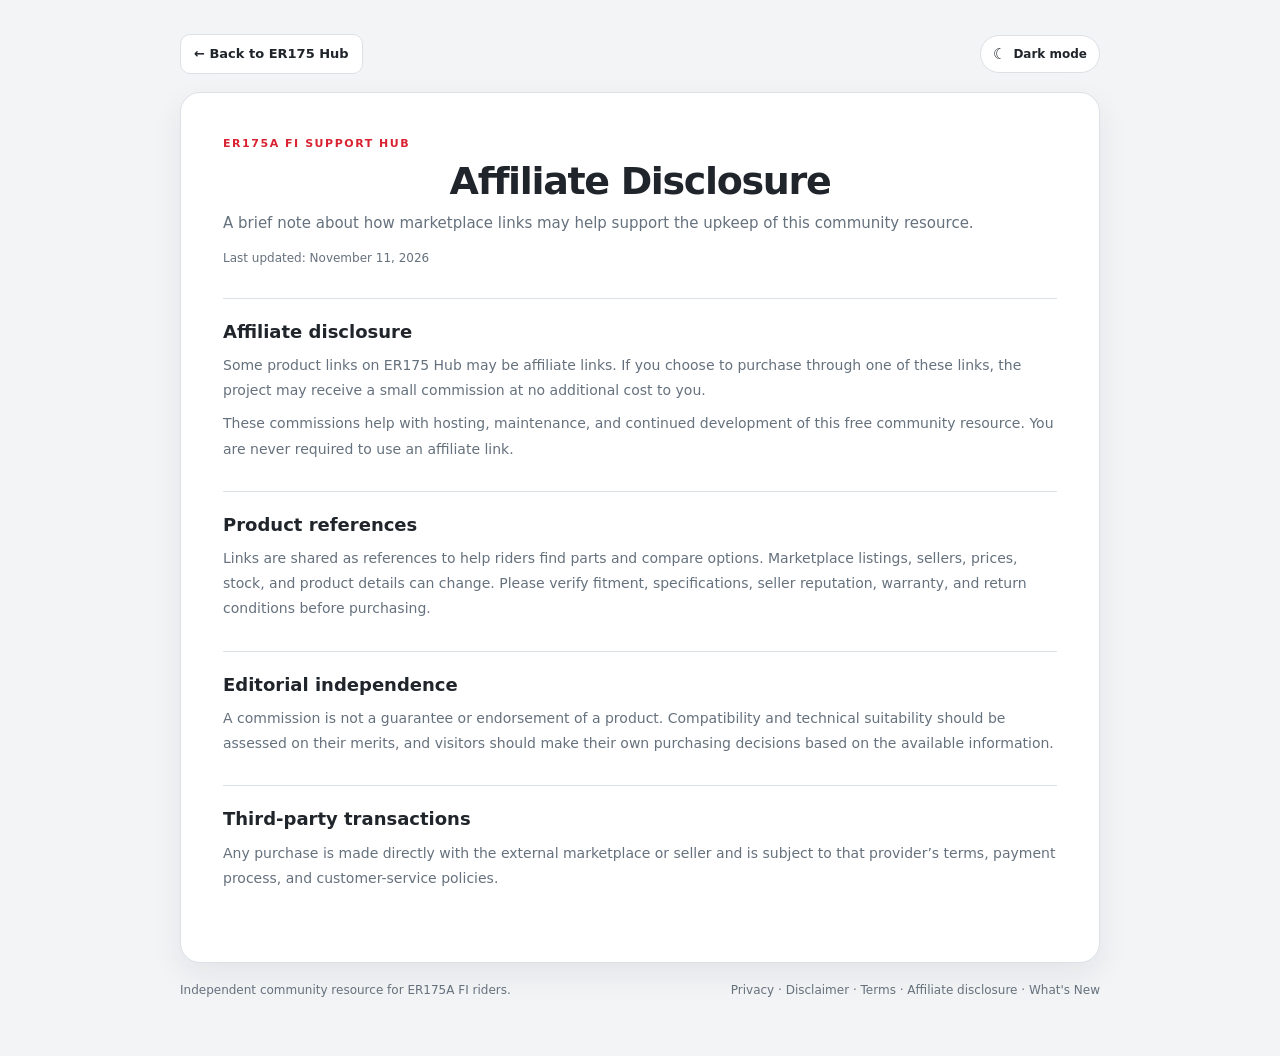
<file: affiliate.html>
<!doctype html>
<html lang="en">
<head>
<meta charset="utf-8">
<meta name="viewport" content="width=device-width, initial-scale=1">
<meta name="theme-color" content="#f3f4f6">
<title>Affiliate Disclosure | Motorstar ER175A FI Support Hub</title>
<link rel="stylesheet" href="style.css">
<link rel="stylesheet" href="ui-theme.css">
<link rel="stylesheet" href="stage13-6-theme.css">
<link rel="stylesheet" href="site-pages.css">
</head>
<body class="site-page-body">
<main class="site-page-shell">
<div class="site-page-topbar">
<a class="site-page-back" href="index.html">← Back to ER175 Hub</a>
<button id="themeToggle" class="site-page-theme" type="button" aria-label="Switch to dark mode" aria-pressed="false"><span class="theme-toggle-icon" aria-hidden="true">☾</span><span class="theme-toggle-label">Dark mode</span></button>
</div>
<article class="site-page-card">
<p class="site-page-eyebrow">ER175A FI Support Hub</p>
<h1>Affiliate Disclosure</h1>
<p class="site-page-intro">A brief note about how marketplace links may help support the upkeep of this community resource.</p>
<p class="site-page-meta">Last updated: November 11, 2026</p>
<div class="site-page-content">

<section><h2>Affiliate disclosure</h2><p>Some product links on ER175 Hub may be affiliate links. If you choose to purchase through one of these links, the project may receive a small commission at no additional cost to you.</p><p>These commissions help with hosting, maintenance, and continued development of this free community resource. You are never required to use an affiliate link.</p></section>
<section><h2>Product references</h2><p>Links are shared as references to help riders find parts and compare options. Marketplace listings, sellers, prices, stock, and product details can change. Please verify fitment, specifications, seller reputation, warranty, and return conditions before purchasing.</p></section>
<section><h2>Editorial independence</h2><p>A commission is not a guarantee or endorsement of a product. Compatibility and technical suitability should be assessed on their merits, and visitors should make their own purchasing decisions based on the available information.</p></section>
<section><h2>Third-party transactions</h2><p>Any purchase is made directly with the external marketplace or seller and is subject to that provider’s terms, payment process, and customer-service policies.</p></section>
</div>
</article>
<footer class="site-page-footer"><span>Independent community resource for ER175A FI riders.</span><span><a href="privacy.html">Privacy</a> · <a href="disclaimer.html">Disclaimer</a> · <a href="terms.html">Terms</a> · <a href="affiliate.html">Affiliate disclosure</a> · <a href="changelog.html">What's New</a></span></footer>
</main>
<script src="theme.js"></script>
</body>
</html>
</file>
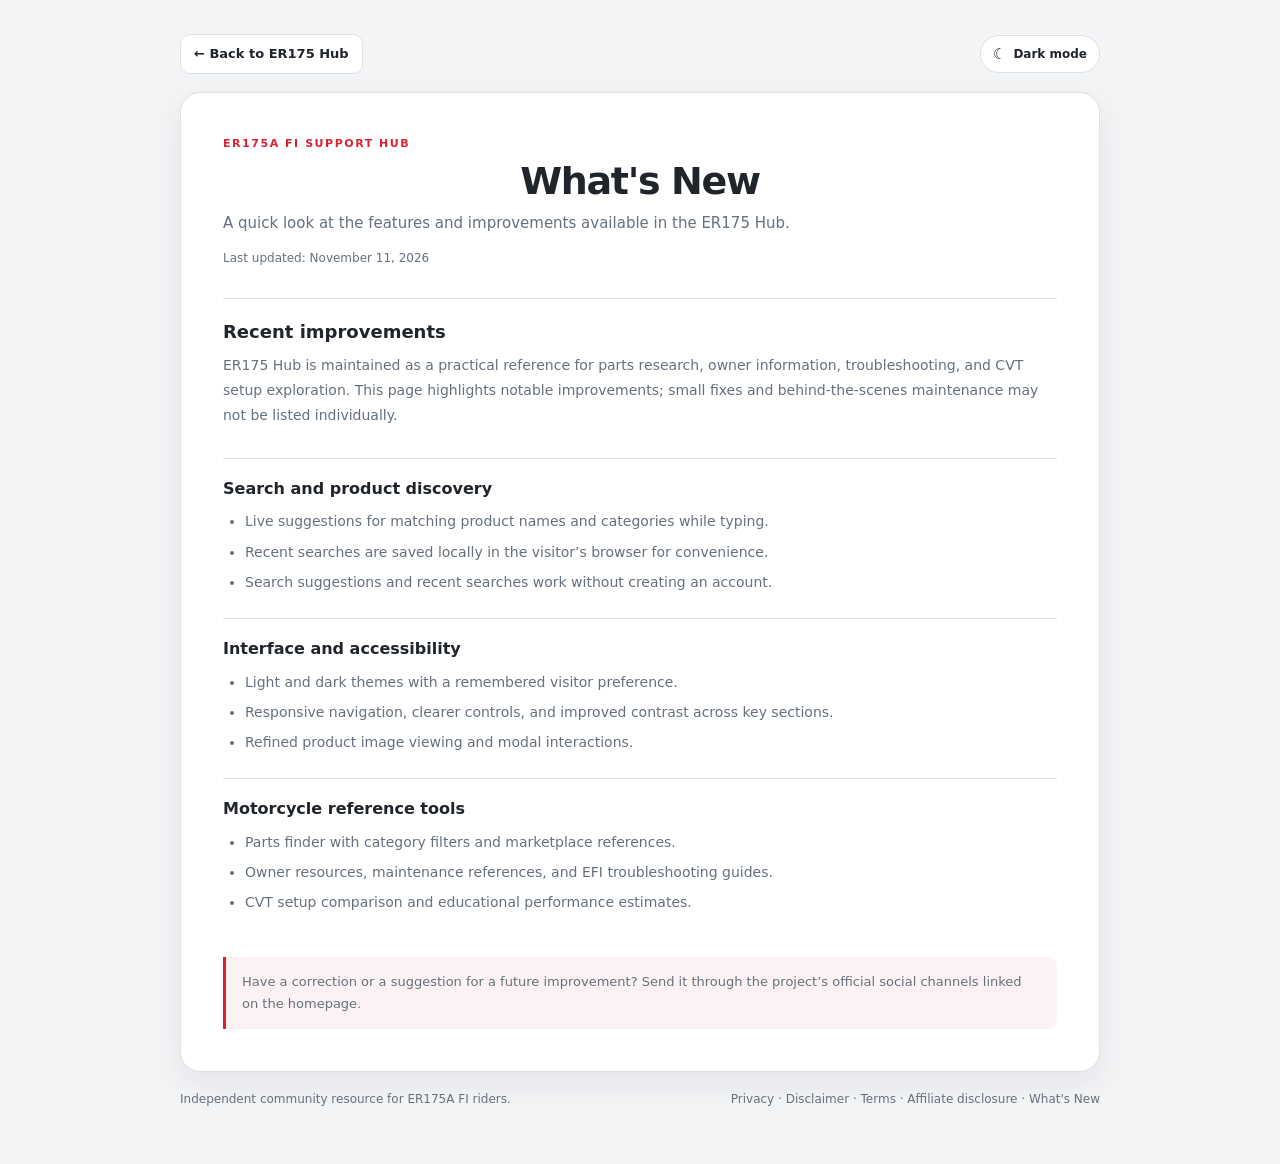
<file: changelog.html>
<!doctype html>
<html lang="en">
<head>
<meta charset="utf-8">
<meta name="viewport" content="width=device-width, initial-scale=1">
<meta name="theme-color" content="#f3f4f6">
<title>What's New | Motorstar ER175A FI Support Hub</title>
<link rel="stylesheet" href="style.css">
<link rel="stylesheet" href="ui-theme.css">
<link rel="stylesheet" href="stage13-6-theme.css">
<link rel="stylesheet" href="site-pages.css">
</head>
<body class="site-page-body">
<main class="site-page-shell">
<div class="site-page-topbar">
<a class="site-page-back" href="index.html">← Back to ER175 Hub</a>
<button id="themeToggle" class="site-page-theme" type="button" aria-label="Switch to dark mode" aria-pressed="false"><span class="theme-toggle-icon" aria-hidden="true">☾</span><span class="theme-toggle-label">Dark mode</span></button>
</div>
<article class="site-page-card">
<p class="site-page-eyebrow">ER175A FI Support Hub</p>
<h1>What's New</h1>
<p class="site-page-intro">A quick look at the features and improvements available in the ER175 Hub.</p>
<p class="site-page-meta">Last updated: November 11, 2026</p>
<div class="site-page-content">

<section><h2>Recent improvements</h2><p>ER175 Hub is maintained as a practical reference for parts research, owner information, troubleshooting, and CVT setup exploration. This page highlights notable improvements; small fixes and behind-the-scenes maintenance may not be listed individually.</p></section>
<div class="update-entry"><h3>Search and product discovery</h3><ul><li>Live suggestions for matching product names and categories while typing.</li><li>Recent searches are saved locally in the visitor’s browser for convenience.</li><li>Search suggestions and recent searches work without creating an account.</li></ul></div>
<div class="update-entry"><h3>Interface and accessibility</h3><ul><li>Light and dark themes with a remembered visitor preference.</li><li>Responsive navigation, clearer controls, and improved contrast across key sections.</li><li>Refined product image viewing and modal interactions.</li></ul></div>
<div class="update-entry"><h3>Motorcycle reference tools</h3><ul><li>Parts finder with category filters and marketplace references.</li><li>Owner resources, maintenance references, and EFI troubleshooting guides.</li><li>CVT setup comparison and educational performance estimates.</li></ul></div>
<div class="site-page-note">Have a correction or a suggestion for a future improvement? Send it through the project’s official social channels linked on the homepage.</div>
</div>
</article>
<footer class="site-page-footer"><span>Independent community resource for ER175A FI riders.</span><span><a href="privacy.html">Privacy</a> · <a href="disclaimer.html">Disclaimer</a> · <a href="terms.html">Terms</a> · <a href="affiliate.html">Affiliate disclosure</a> · <a href="changelog.html">What's New</a></span></footer>
</main>
<script src="theme.js"></script>
</body>
</html>
</file>
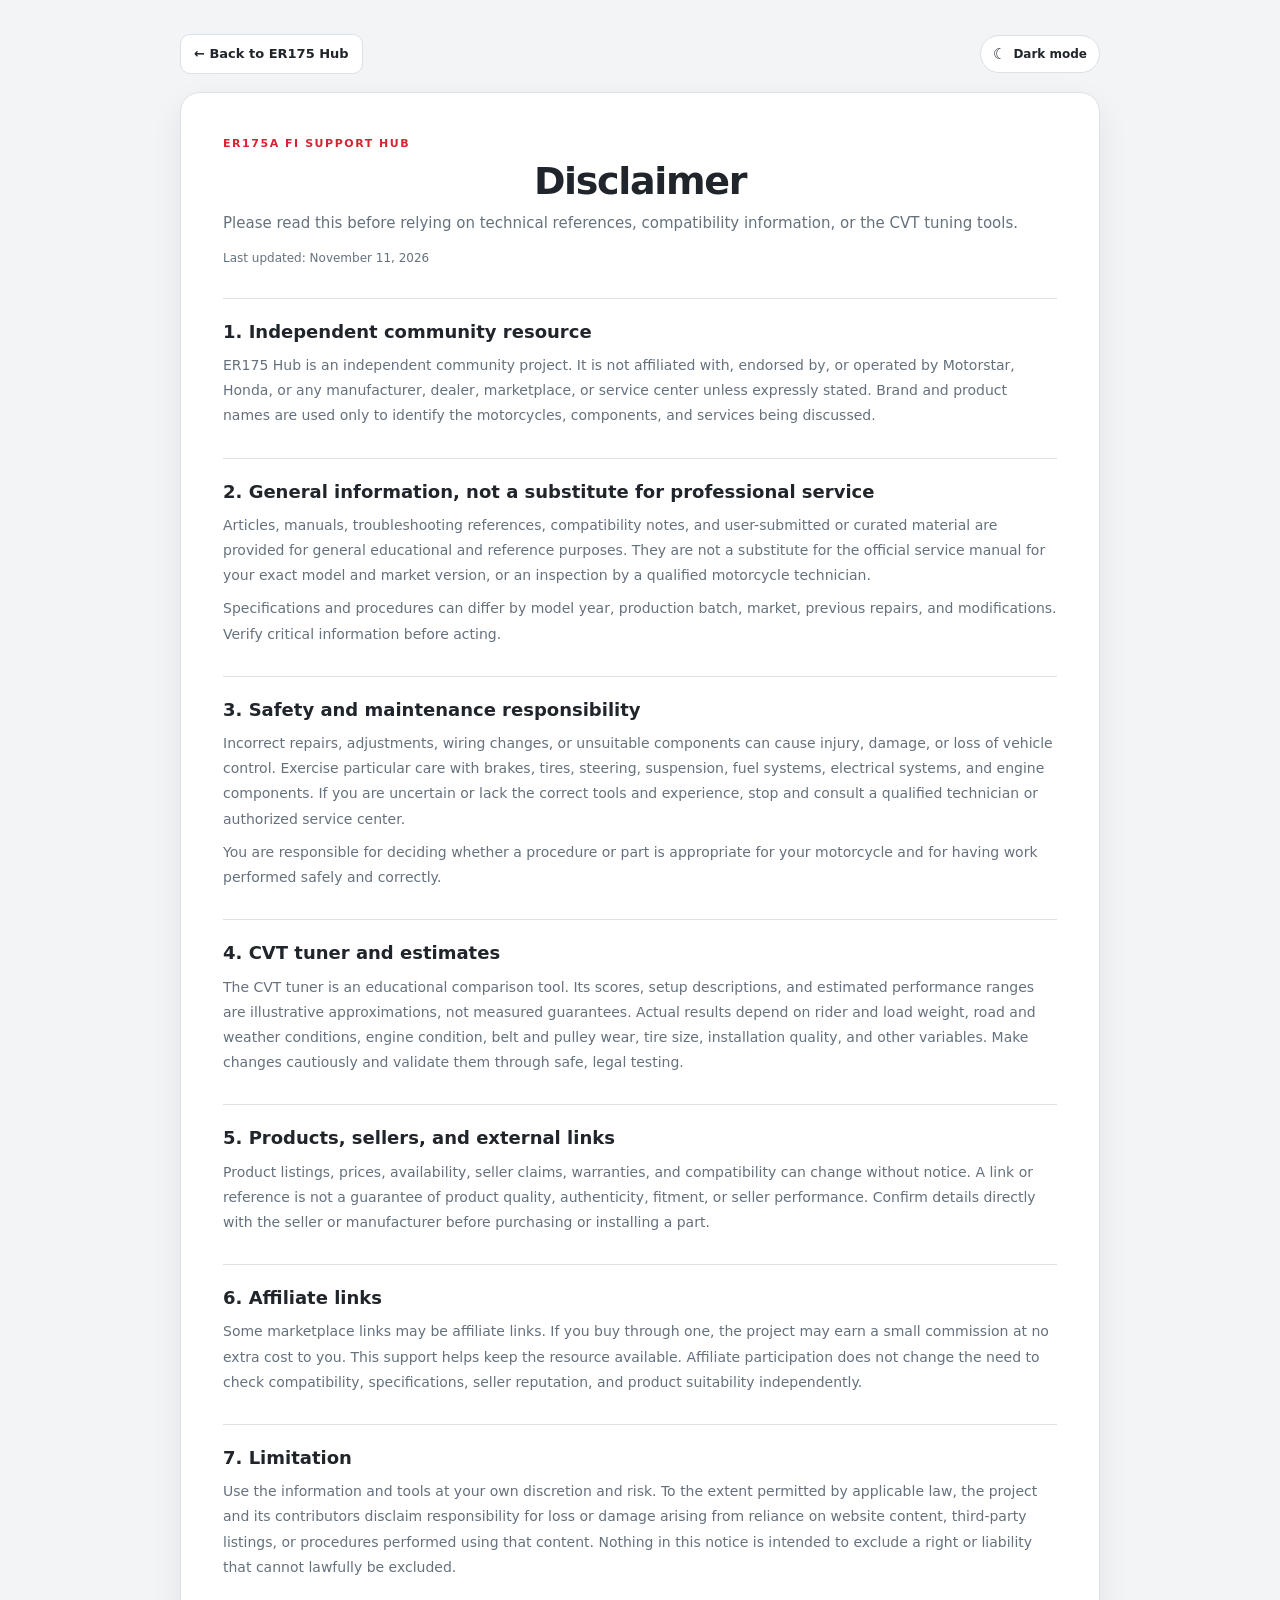
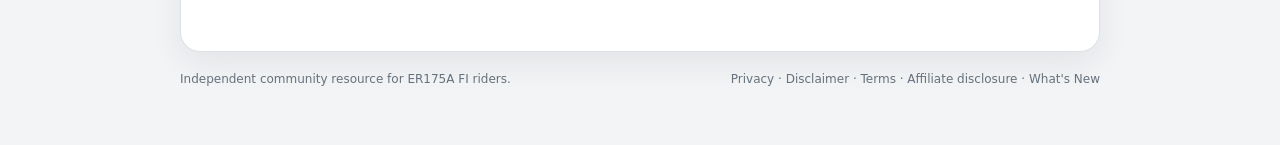
<file: disclaimer.html>
<!doctype html>
<html lang="en">
<head>
<meta charset="utf-8">
<meta name="viewport" content="width=device-width, initial-scale=1">
<meta name="theme-color" content="#f3f4f6">
<title>Disclaimer | Motorstar ER175A FI Support Hub</title>
<link rel="stylesheet" href="style.css">
<link rel="stylesheet" href="ui-theme.css">
<link rel="stylesheet" href="stage13-6-theme.css">
<link rel="stylesheet" href="site-pages.css">
</head>
<body class="site-page-body">
<main class="site-page-shell">
<div class="site-page-topbar">
<a class="site-page-back" href="index.html">← Back to ER175 Hub</a>
<button id="themeToggle" class="site-page-theme" type="button" aria-label="Switch to dark mode" aria-pressed="false"><span class="theme-toggle-icon" aria-hidden="true">☾</span><span class="theme-toggle-label">Dark mode</span></button>
</div>
<article class="site-page-card">
<p class="site-page-eyebrow">ER175A FI Support Hub</p>
<h1>Disclaimer</h1>
<p class="site-page-intro">Please read this before relying on technical references, compatibility information, or the CVT tuning tools.</p>
<p class="site-page-meta">Last updated: November 11, 2026</p>
<div class="site-page-content">

<section><h2>1. Independent community resource</h2><p>ER175 Hub is an independent community project. It is not affiliated with, endorsed by, or operated by Motorstar, Honda, or any manufacturer, dealer, marketplace, or service center unless expressly stated. Brand and product names are used only to identify the motorcycles, components, and services being discussed.</p></section>
<section><h2>2. General information, not a substitute for professional service</h2><p>Articles, manuals, troubleshooting references, compatibility notes, and user-submitted or curated material are provided for general educational and reference purposes. They are not a substitute for the official service manual for your exact model and market version, or an inspection by a qualified motorcycle technician.</p><p>Specifications and procedures can differ by model year, production batch, market, previous repairs, and modifications. Verify critical information before acting.</p></section>
<section><h2>3. Safety and maintenance responsibility</h2><p>Incorrect repairs, adjustments, wiring changes, or unsuitable components can cause injury, damage, or loss of vehicle control. Exercise particular care with brakes, tires, steering, suspension, fuel systems, electrical systems, and engine components. If you are uncertain or lack the correct tools and experience, stop and consult a qualified technician or authorized service center.</p><p>You are responsible for deciding whether a procedure or part is appropriate for your motorcycle and for having work performed safely and correctly.</p></section>
<section><h2>4. CVT tuner and estimates</h2><p>The CVT tuner is an educational comparison tool. Its scores, setup descriptions, and estimated performance ranges are illustrative approximations, not measured guarantees. Actual results depend on rider and load weight, road and weather conditions, engine condition, belt and pulley wear, tire size, installation quality, and other variables. Make changes cautiously and validate them through safe, legal testing.</p></section>
<section><h2>5. Products, sellers, and external links</h2><p>Product listings, prices, availability, seller claims, warranties, and compatibility can change without notice. A link or reference is not a guarantee of product quality, authenticity, fitment, or seller performance. Confirm details directly with the seller or manufacturer before purchasing or installing a part.</p></section>
<section><h2>6. Affiliate links</h2><p>Some marketplace links may be affiliate links. If you buy through one, the project may earn a small commission at no extra cost to you. This support helps keep the resource available. Affiliate participation does not change the need to check compatibility, specifications, seller reputation, and product suitability independently.</p></section>
<section><h2>7. Limitation</h2><p>Use the information and tools at your own discretion and risk. To the extent permitted by applicable law, the project and its contributors disclaim responsibility for loss or damage arising from reliance on website content, third-party listings, or procedures performed using that content. Nothing in this notice is intended to exclude a right or liability that cannot lawfully be excluded.</p></section>
</div>
</article>
<footer class="site-page-footer"><span>Independent community resource for ER175A FI riders.</span><span><a href="privacy.html">Privacy</a> · <a href="disclaimer.html">Disclaimer</a> · <a href="terms.html">Terms</a> · <a href="affiliate.html">Affiliate disclosure</a> · <a href="changelog.html">What's New</a></span></footer>
</main>
<script src="theme.js"></script>
</body>
</html>
</file>
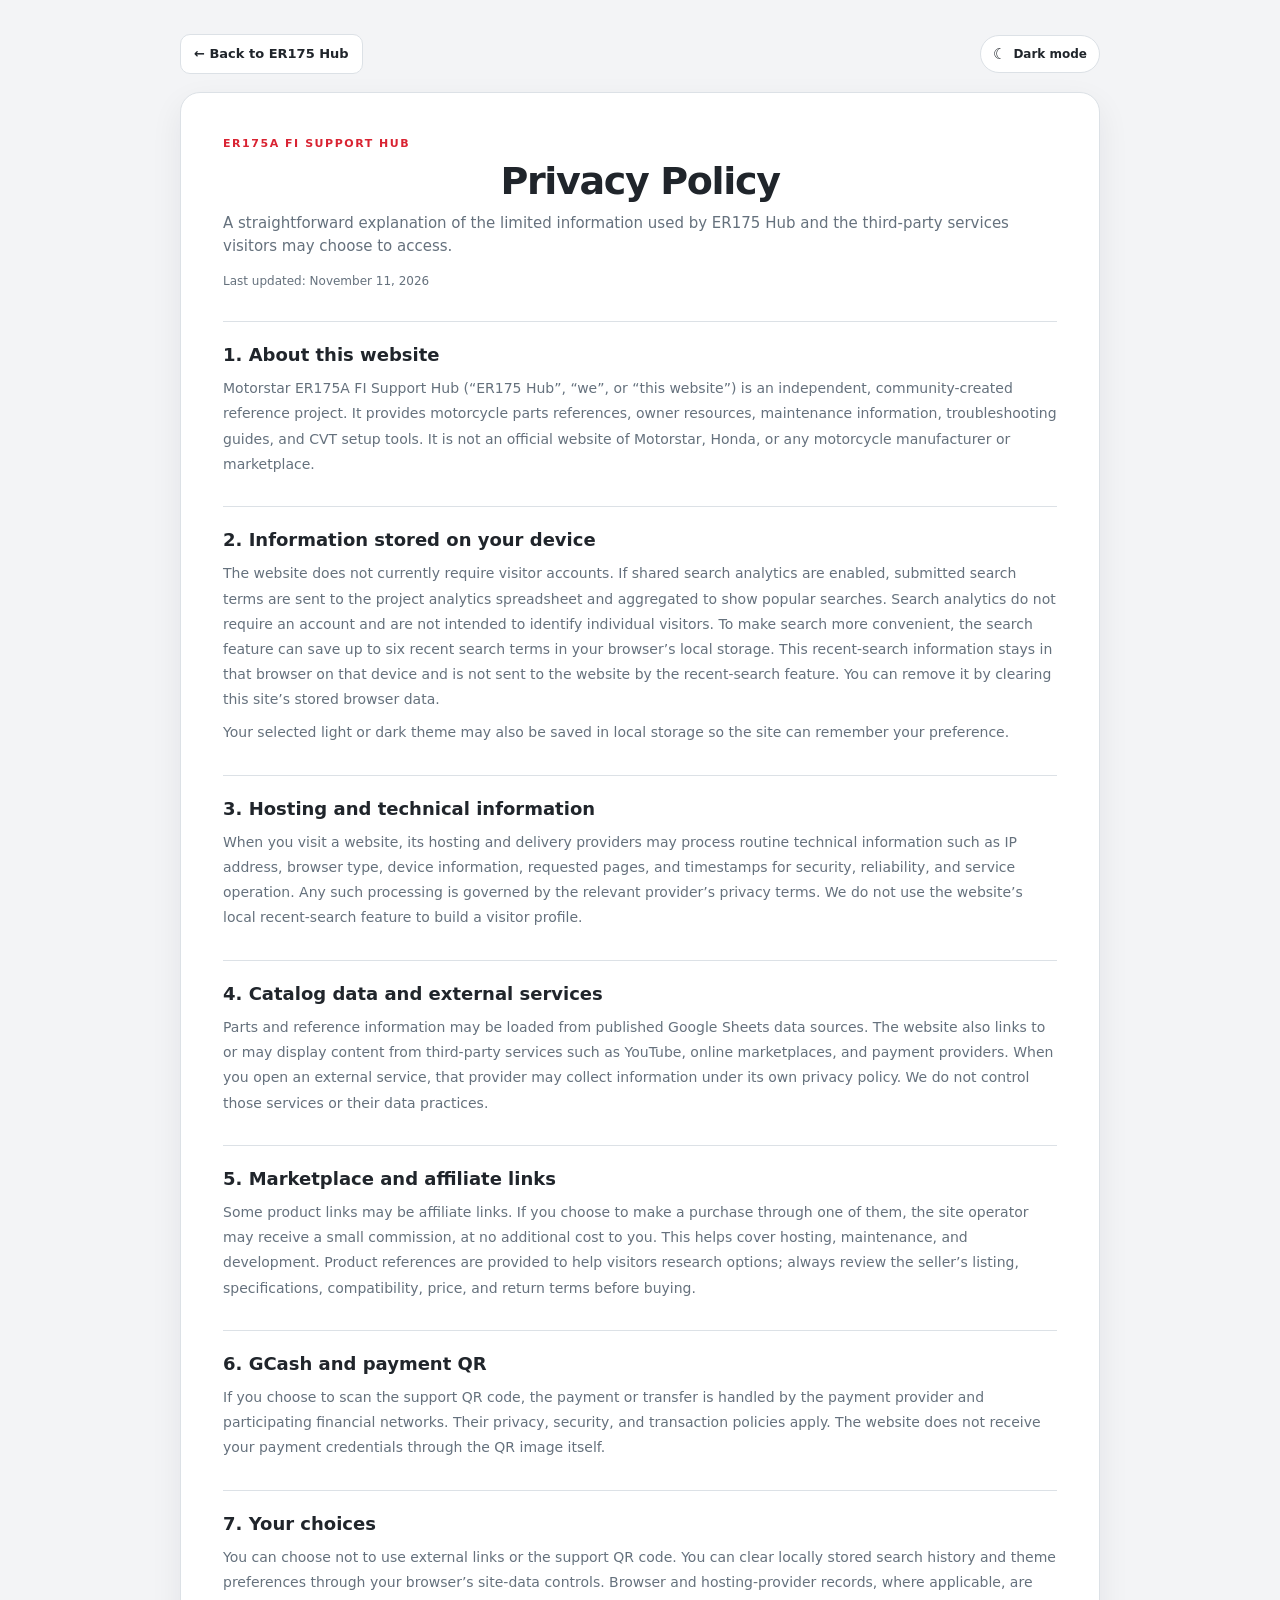
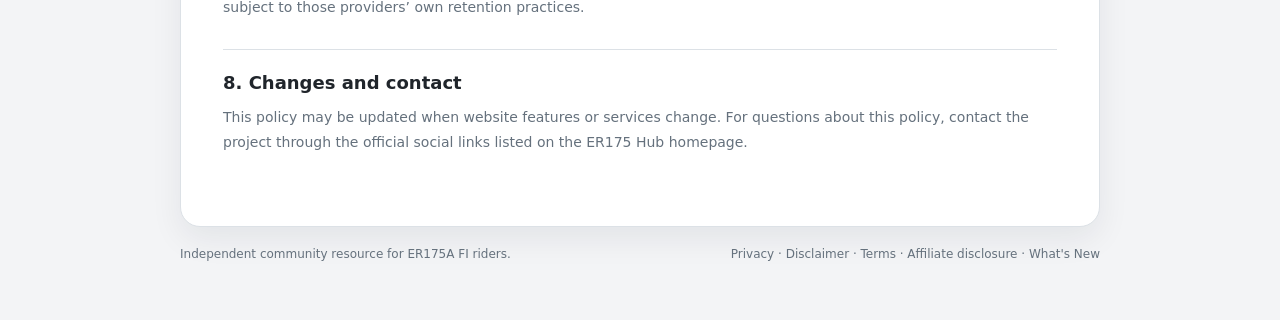
<file: privacy.html>
<!doctype html>
<html lang="en">
<head>
<meta charset="utf-8">
<meta name="viewport" content="width=device-width, initial-scale=1">
<meta name="theme-color" content="#f3f4f6">
<title>Privacy Policy | Motorstar ER175A FI Support Hub</title>
<link rel="stylesheet" href="style.css">
<link rel="stylesheet" href="ui-theme.css">
<link rel="stylesheet" href="stage13-6-theme.css">
<link rel="stylesheet" href="site-pages.css">
</head>
<body class="site-page-body">
<main class="site-page-shell">
<div class="site-page-topbar">
<a class="site-page-back" href="index.html">← Back to ER175 Hub</a>
<button id="themeToggle" class="site-page-theme" type="button" aria-label="Switch to dark mode" aria-pressed="false"><span class="theme-toggle-icon" aria-hidden="true">☾</span><span class="theme-toggle-label">Dark mode</span></button>
</div>
<article class="site-page-card">
<p class="site-page-eyebrow">ER175A FI Support Hub</p>
<h1>Privacy Policy</h1>
<p class="site-page-intro">A straightforward explanation of the limited information used by ER175 Hub and the third-party services visitors may choose to access.</p>
<p class="site-page-meta">Last updated: November 11, 2026</p>
<div class="site-page-content">

<section><h2>1. About this website</h2><p>Motorstar ER175A FI Support Hub (“ER175 Hub”, “we”, or “this website”) is an independent, community-created reference project. It provides motorcycle parts references, owner resources, maintenance information, troubleshooting guides, and CVT setup tools. It is not an official website of Motorstar, Honda, or any motorcycle manufacturer or marketplace.</p></section>
<section><h2>2. Information stored on your device</h2><p>The website does not currently require visitor accounts. If shared search analytics are enabled, submitted search terms are sent to the project analytics spreadsheet and aggregated to show popular searches. Search analytics do not require an account and are not intended to identify individual visitors. To make search more convenient, the search feature can save up to six recent search terms in your browser’s local storage. This recent-search information stays in that browser on that device and is not sent to the website by the recent-search feature. You can remove it by clearing this site’s stored browser data.</p><p>Your selected light or dark theme may also be saved in local storage so the site can remember your preference.</p></section>
<section><h2>3. Hosting and technical information</h2><p>When you visit a website, its hosting and delivery providers may process routine technical information such as IP address, browser type, device information, requested pages, and timestamps for security, reliability, and service operation. Any such processing is governed by the relevant provider’s privacy terms. We do not use the website’s local recent-search feature to build a visitor profile.</p></section>
<section><h2>4. Catalog data and external services</h2><p>Parts and reference information may be loaded from published Google Sheets data sources. The website also links to or may display content from third-party services such as YouTube, online marketplaces, and payment providers. When you open an external service, that provider may collect information under its own privacy policy. We do not control those services or their data practices.</p></section>
<section><h2>5. Marketplace and affiliate links</h2><p>Some product links may be affiliate links. If you choose to make a purchase through one of them, the site operator may receive a small commission, at no additional cost to you. This helps cover hosting, maintenance, and development. Product references are provided to help visitors research options; always review the seller’s listing, specifications, compatibility, price, and return terms before buying.</p></section>
<section><h2>6. GCash and payment QR</h2><p>If you choose to scan the support QR code, the payment or transfer is handled by the payment provider and participating financial networks. Their privacy, security, and transaction policies apply. The website does not receive your payment credentials through the QR image itself.</p></section>
<section><h2>7. Your choices</h2><p>You can choose not to use external links or the support QR code. You can clear locally stored search history and theme preferences through your browser’s site-data controls. Browser and hosting-provider records, where applicable, are subject to those providers’ own retention practices.</p></section>
<section><h2>8. Changes and contact</h2><p>This policy may be updated when website features or services change. For questions about this policy, contact the project through the official social links listed on the ER175 Hub homepage.</p></section>
</div>
</article>
<footer class="site-page-footer"><span>Independent community resource for ER175A FI riders.</span><span><a href="privacy.html">Privacy</a> · <a href="disclaimer.html">Disclaimer</a> · <a href="terms.html">Terms</a> · <a href="affiliate.html">Affiliate disclosure</a> · <a href="changelog.html">What's New</a></span></footer>
</main>
<script src="theme.js"></script>
</body>
</html>
</file>
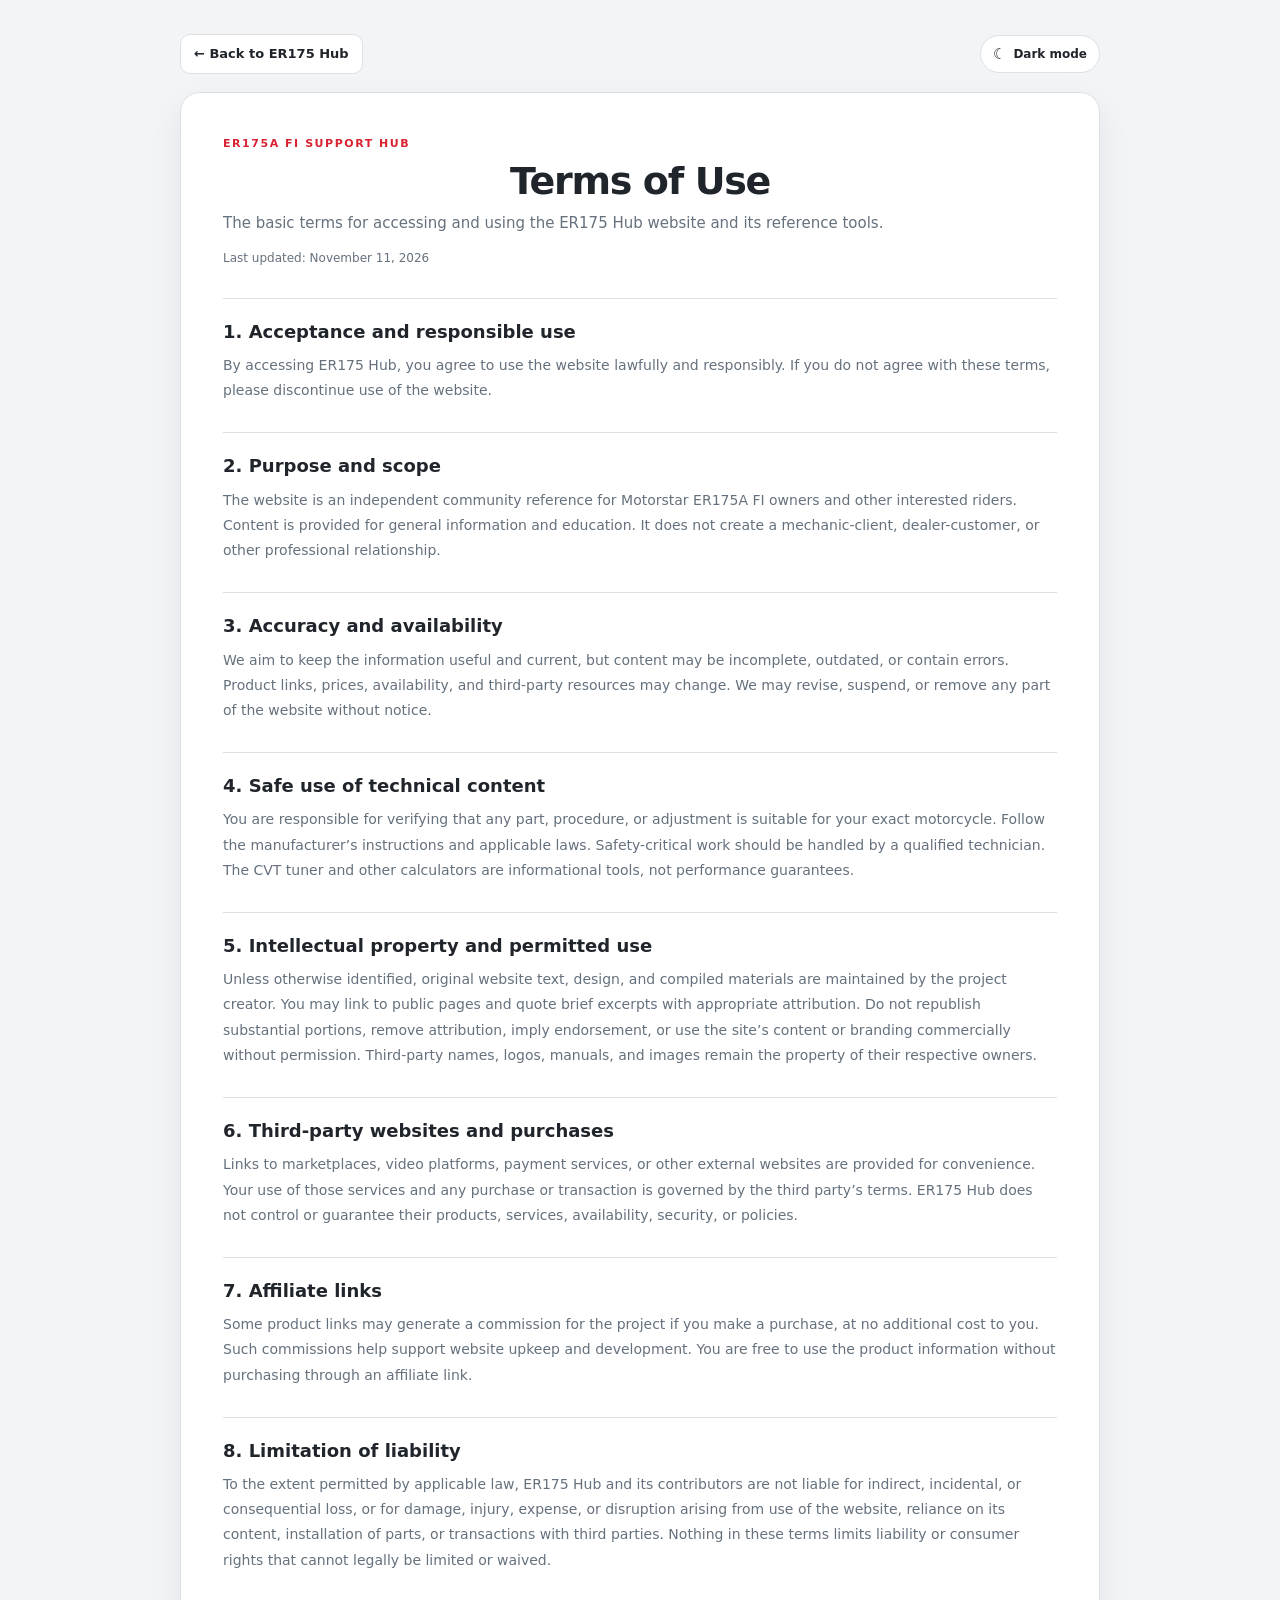
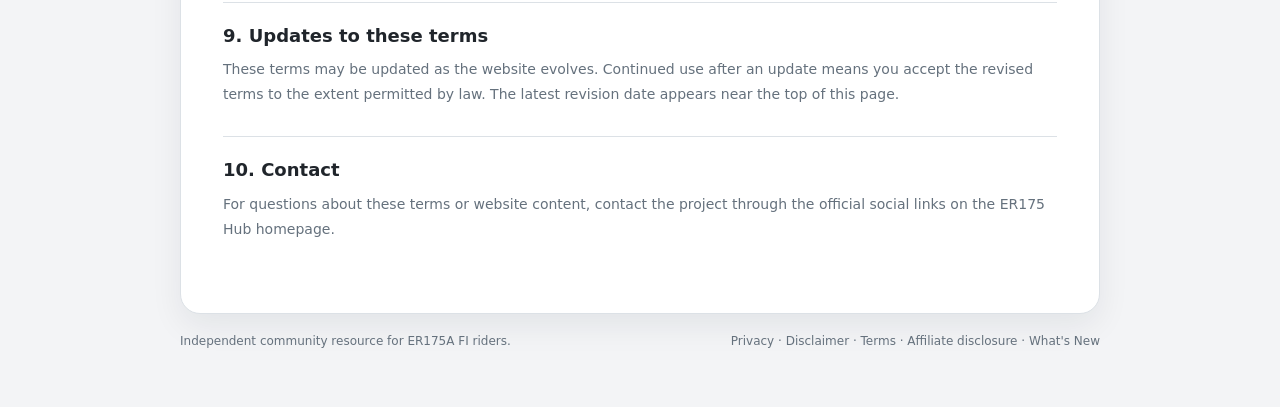
<file: terms.html>
<!doctype html>
<html lang="en">
<head>
<meta charset="utf-8">
<meta name="viewport" content="width=device-width, initial-scale=1">
<meta name="theme-color" content="#f3f4f6">
<title>Terms of Use | Motorstar ER175A FI Support Hub</title>
<link rel="stylesheet" href="style.css">
<link rel="stylesheet" href="ui-theme.css">
<link rel="stylesheet" href="stage13-6-theme.css">
<link rel="stylesheet" href="site-pages.css">
</head>
<body class="site-page-body">
<main class="site-page-shell">
<div class="site-page-topbar">
<a class="site-page-back" href="index.html">← Back to ER175 Hub</a>
<button id="themeToggle" class="site-page-theme" type="button" aria-label="Switch to dark mode" aria-pressed="false"><span class="theme-toggle-icon" aria-hidden="true">☾</span><span class="theme-toggle-label">Dark mode</span></button>
</div>
<article class="site-page-card">
<p class="site-page-eyebrow">ER175A FI Support Hub</p>
<h1>Terms of Use</h1>
<p class="site-page-intro">The basic terms for accessing and using the ER175 Hub website and its reference tools.</p>
<p class="site-page-meta">Last updated: November 11, 2026</p>
<div class="site-page-content">

<section><h2>1. Acceptance and responsible use</h2><p>By accessing ER175 Hub, you agree to use the website lawfully and responsibly. If you do not agree with these terms, please discontinue use of the website.</p></section>
<section><h2>2. Purpose and scope</h2><p>The website is an independent community reference for Motorstar ER175A FI owners and other interested riders. Content is provided for general information and education. It does not create a mechanic-client, dealer-customer, or other professional relationship.</p></section>
<section><h2>3. Accuracy and availability</h2><p>We aim to keep the information useful and current, but content may be incomplete, outdated, or contain errors. Product links, prices, availability, and third-party resources may change. We may revise, suspend, or remove any part of the website without notice.</p></section>
<section><h2>4. Safe use of technical content</h2><p>You are responsible for verifying that any part, procedure, or adjustment is suitable for your exact motorcycle. Follow the manufacturer’s instructions and applicable laws. Safety-critical work should be handled by a qualified technician. The CVT tuner and other calculators are informational tools, not performance guarantees.</p></section>
<section><h2>5. Intellectual property and permitted use</h2><p>Unless otherwise identified, original website text, design, and compiled materials are maintained by the project creator. You may link to public pages and quote brief excerpts with appropriate attribution. Do not republish substantial portions, remove attribution, imply endorsement, or use the site’s content or branding commercially without permission. Third-party names, logos, manuals, and images remain the property of their respective owners.</p></section>
<section><h2>6. Third-party websites and purchases</h2><p>Links to marketplaces, video platforms, payment services, or other external websites are provided for convenience. Your use of those services and any purchase or transaction is governed by the third party’s terms. ER175 Hub does not control or guarantee their products, services, availability, security, or policies.</p></section>
<section><h2>7. Affiliate links</h2><p>Some product links may generate a commission for the project if you make a purchase, at no additional cost to you. Such commissions help support website upkeep and development. You are free to use the product information without purchasing through an affiliate link.</p></section>
<section><h2>8. Limitation of liability</h2><p>To the extent permitted by applicable law, ER175 Hub and its contributors are not liable for indirect, incidental, or consequential loss, or for damage, injury, expense, or disruption arising from use of the website, reliance on its content, installation of parts, or transactions with third parties. Nothing in these terms limits liability or consumer rights that cannot legally be limited or waived.</p></section>
<section><h2>9. Updates to these terms</h2><p>These terms may be updated as the website evolves. Continued use after an update means you accept the revised terms to the extent permitted by law. The latest revision date appears near the top of this page.</p></section>
<section><h2>10. Contact</h2><p>For questions about these terms or website content, contact the project through the official social links on the ER175 Hub homepage.</p></section>
</div>
</article>
<footer class="site-page-footer"><span>Independent community resource for ER175A FI riders.</span><span><a href="privacy.html">Privacy</a> · <a href="disclaimer.html">Disclaimer</a> · <a href="terms.html">Terms</a> · <a href="affiliate.html">Affiliate disclosure</a> · <a href="changelog.html">What's New</a></span></footer>
</main>
<script src="theme.js"></script>
</body>
</html>
</file>
<file: style.css>
*,
*::before,
*::after{
    box-sizing:border-box;
}

:root{
    --bg:#0b0f14;
    --surface:#121821;
    --card:#161f2b;
    --border:#243041;

    --text:#e6edf3;
    --muted:#8b98a5;

    --accent:#4da3ff;
}

.card img {
    width: 100%;
    height: 180px;
    object-fit: cover;
    display: block;
    padding: 0;
}

body {
    background: var(--bg);
    color: var(--text);
    font-family: Arial, sans-serif;

}


.container {
    max-width: 480px;   /* lock mobile width */
    margin: auto;
}

h1 {
    text-align: center;
    font-size: 25px;
}

/* SEARCH */
input#search {
    width: 100%;
    padding: 14px 16px;
    border-radius: 12px;
    border: 1px solid rgba(0,0,0,0.1);
    outline: none;
    font-size: 15px;
}

input#search:focus {
    border-color: var(--accent);
    box-shadow: 0 0 0 4px rgba(77, 163, 255, 0.12);
}

/*product grid*/
#products {
    display: block;
}

#products.grid-layout {
    display: grid;
    grid-template-columns: repeat(2, 1fr);
    gap: 10px;
}

.layout-grid {
    display: grid;
    grid-template-columns: repeat(2, 1fr);
}

/* CARD */
.card {
    background: var(--card);
    border: 1px solid var(--border);
    border-radius: 14px;
    padding: 12px;
    display: flex;
    flex-direction: column;
    gap: 10px;
    transition: 0.2s ease;
}

.card:hover {
    transform: translateY(-2px);
    border-color: var(--accent);
}

/* IMAGE FIX (THIS solves your "too big" issue) */
.card img {
    width: 100%;
    border-radius: 10px;
    object-fit: cover;
}


.card-content h3 {
    margin-bottom: 4px;
    font-size: 15px;
    font-weight: 700;
}

.category {

    font-size: 12px;
    font-weight: 400;
    color: var(--muted);
}

/* Technical information */
.specs {
    margin-top: 6px;
    font-size: 13px;
}

.compatibility {
    margin-top: 4px;
    font-size: 12px;
}


/* Labels */


.specs::before {
    content: "Specs: ";
    color: var(--muted);
    font-weight: 600;
}

.compatibility::before {
    content: "Fits: ";
    color: #8b98a5;
    font-weight: 500;
}

.button {
    background: var(--accent);
    color: #fff;
    padding: 10px;
    text-align: center;
    border-radius: 10px;
    text-decoration: none;
    font-size: 14px;
    font-weight: 700;
    margin-top: auto;
}

.button:hover {
    background: #006eff;
    transform: translateY(-2px);
}


/* MOBILE FIX */
@media (max-width: 600px) {
    #products {
        grid-template-columns: 1fr;
    }
}

/* CATEGORY CHIPS */
.chips {

    display:flex;

    gap:8px;

    overflow-x:auto;

    flex-wrap:nowrap;

    white-space:nowrap;

    scrollbar-width:none;
    scroll-behavior:smooth;

    position:sticky;

    top:58px;

    z-index:90;

    background:#0b0f14;

    padding:8px 10px;

}


.chips::-webkit-scrollbar {
    display:none;

}


.chips button {

    
    flex:0 0 auto;

    background:#161f2b;

    color:#e6edf3;

    border:1px solid #243041;

    border-radius:20px;

    padding:8px 14px;

    font-size:13px;

}

.chips {
    
    mask-image: linear-gradient(
        to right,
        transparent,
        black 30px,
        black 90%,
        transparent
    );
}


/* HOVER EFFECT */
.chips button:hover {
    background: var(--accent);
}

/* ACTIVE CATEGORY BUTTON */
.chips button.active {
    background: var(--accent);
    color: #fff;
    border-color: var(--accent);
    animation:pulseMarkerChip 1.5s infinite;
}

.home-grid {
    display: grid;
    gap: 15px;
    margin-top: 20px;
}

.home-card {
    display: block;
    padding: 20px;
    border-radius: 12px;
    text-decoration: none;
    color: white;
    font-weight: bold;
    box-shadow: 0 2px 10px rgba(0,0,0,0.1);
}

.home-card span {
    display: block;
    font-size: 12px;
    margin-top: 5px;
    font-weight: normal;
    opacity: 0.9;
}

.segmented {
    position: sticky;
    top: 0;
    z-index: 1000;

    display: flex;
    gap: 6px;
    padding: 10px;

    background: rgba(0, 0, 0, 0.85);
    backdrop-filter: blur(12px);
}

.seg {
    
    flex: 1;
    padding: 10px 0;
    border: none;
    border-radius: 10px;
    background: transparent;
    color: #aaa;
    font-size: 13px;
    font-weight: 600;
    cursor: pointer;
    transition: 0.2s ease;

}

.seg:hover {
    background: rgba(118, 12, 12, 0.595);
    color: #fff;
}

.seg.active {
    background: #7a0000;
    color: #fff;
    animation: activePulse 2s ease-in-out infinite;
}

@keyframes activePulse {
    0%, 100% {
        box-shadow: 0 0 0 0 rgba(122, 0, 0, 0.3);
    }
    50% {
        box-shadow: 0 0 8px 3px rgba(122, 0, 0, 0.5);
    }
}

.reset-container {
    margin: 10px 0;
    display: flex;
    justify-content: flex-end;
}

.reset-btn {
    background: var(--surface);
    color: var(--text);
    border: none;
    padding: 8px 12px;
    border-radius: 10px;
    cursor: pointer;
    font-weight: 600;
    box-shadow: 0 6px 15px rgba(0, 0, 0, 0.2);
}

.reset-btn:hover {
    background: var(--accent);
}

.search-box input {
    width: 100%;
    padding: 12px;
    margin-top: 10px;
    border-radius: 10px;
    border: 1px solid var(--border);
    background: var(--surface);
    color: var(--text);
    outline: none;

}

.search-box input::placeholder {
    color: var(--muted);
}



/* ===== HELP CENTER CARD ===== */
.help-card {
    border: 1px solid #eaeaea;
    background:var(--surface);
    border:1px solid var(--border);
    border-radius: 12px;
    margin: 10px 0;
    overflow: hidden;
    background: #fff;
}


/* HEADER TITLE */
.help-header {
    width: 100%;
    padding: 14px 16px;
    color:var(--text);
    background:#151e29;
    border: none;
    text-align: left;
    font-weight: 600;
    display: flex;
    justify-content: space-between;
    cursor: pointer;
}

.help-header:hover {
    background:var(--border);
}

/* BODY */
.help-body {
    background:var(--card);
    color:var(--muted);
    max-height: 0;
    overflow: hidden;
    transition: max-height 0.3s ease, padding 0.3s ease;
    padding: 0 16px;
}

.help-body.open {
    max-height: 800px;
    padding: 12px 16px 16px;
}

/* TEXT */
.help-solution {
    font-size: 14px;
    color:#d8e2ec;
    line-height: 1.6;
    margin-bottom: 12px;
}

/* PRODUCT CHIP */
.chip-btn {
    display: inline-block;
    padding: 8px 12px;
    border-radius: 999px;
    background: #111;
    color: #fff;
    text-decoration: none;
    font-size: 12px;
    margin-top: 6px;
}

/* MOBILE FIRST */
@media (max-width: 768px) {
    .help-header {
        font-size: 14px;
    }
}

.inline-link {
    display: inline-flex;
    align-items: center;
    justify-content: center;

    gap: 6px;

    margin: 6px 6px 0 0;
    padding: 8px 12px;

    border-radius: 10px;

    font-size: 12px;
    font-weight: 600;

    text-decoration: none;

    transition: 0.2s ease;

    white-space: nowrap;

    width: fit-content;
}

/* COLORS */
.inline-link.youtube {
    background: #ff0000;
    color: white;
}

.inline-link.tiktok {
    background: #111;
    color: white;
}

.inline-link.facebook {
    background: #1877f2;
    color: white;
}

/* default fallback */
.inline-link {
    background: #333;
    color: white;
}

/* hover */
.inline-link:hover {
    transform: translateY(-1px);
    opacity: 0.9;
}.inline-link {
    display: inline-flex;
    align-items: center;
    gap: 6px;
    padding: 8px 12px;
    border-radius: 10px;
    font-size: 12px;
    font-weight: 600;
    text-decoration: none;
    transition: 0.2s ease;
    white-space: nowrap;
    margin-top: 6px;
    color: white;
}

/* default fallback */
.inline-link {
    background: #444;
}

/* platform colors */
.inline-link.youtube { background: #ff0000; }
.inline-link.tiktok { background: #111; }
.inline-link.facebook { background: #1877f2; }



.help-solution {
    display: flex;
    flex-direction: column;
    gap: 6px;
}

.meta {
    display: flex;
    flex-direction: column;
    font-size: 12px;
    color: #555;
    gap: 3px;
    margin-top: 6px;
}

.oem-card {
    background: #fafafa;
    border: 1px solid #e5e7eb;
}



.search-box{
    display:flex;
    align-items:center;
    gap:10px;
}

.search-box svg{
    width:20px;
    height:20px;
    color:#666;
}


/*manual pdf download button*/
.manual-download {
    margin-bottom: 24px;
}

.manual-download-btn {
    display:block;
    width: 100%;
    box-sizing: border-box;

    padding: 10px 10px;

    background: #2563eb;
    color: #fff;

    text-align: center;
    text-decoration: none;
    font-size: 16px;
    font-weight: 600;

    border-radius: 10px;
    transition: all .2s ease;
}

.manual-download-btn:hover {
    background: #0f349a;
    transform: translateY(-2px);
}


/*Skeleton Load CSS*/
.skeleton {
    background: var(--border);
    border-radius: 8px;
    position: relative;
    overflow: hidden;
}

.skeleton::after {
    content: "";
    position: absolute;
    top: 0;
    left: -150px;
    height: 100%;
    width: 150px;
    background: linear-gradient(
        90deg,
        transparent,
        rgba(44, 62, 92, 0.6),
        transparent
    );
    animation: loading 1.2s infinite;
}

@keyframes loading {
    0% { left: -150px; }
    100% { left: 100%; }
}

.skeleton.image {
    height: 180px;
    width: 100%;
    margin-bottom: 10px;
}

.skeleton.text {
    height: 12px;
    margin: 6px 0;
}

.skeleton.text.short {
    width: 60%;
}

.card {
  animation: fadeIn 0.25s ease;
}

@keyframes fadeIn {
  from { opacity: 0; transform: translateY(6px); }
  to { opacity: 1; transform: translateY(0); }
}

.link-modal {
    position: fixed;
    inset: 0;
    display: none;
    z-index: 999999;
}

.link-modal.show {
    display: block;
}

.link-modal-backdrop {
    position: absolute;
    inset: 0;
    background: rgba(0,0,0,0.6);
}

.link-modal-content {
    position: absolute;
    top: 50%;
    left: 50%;
    transform: translate(-50%, -50%);
    width: 90%;
    height: 85%;
    background: var(--card);
    border-radius: 12px;
    overflow: hidden;
    z-index: 1000000;
}

#modalFrame {
    width: 100%;
    height: 100%;
    border: none;
}

.close-modal {
    position: absolute;
    top: 10px;
    right: 10px;
    z-index: 999999;
    background: rgb(255, 0, 0);
    color: white;
    border: none;
    padding: 6px 10px;
    border-radius: 8px;
    cursor: pointer;
}

.modal {
    display: none;
}

.modal.show {
    display: flex;
}

.modal button {
    position: absolute;
    top: 10px;
    right: 10px;
    z-index: 99999;
}


/*saas bar*/

.saas-bar {
    top: 0;
    z-index: 999;

    display: flex;
    justify-content: space-between;
    align-items: center;

    padding: 10px 12px;

    background: var(--surface);
    color: white;

    font-size: 12px;
    backdrop-filter: blur(10px);
}

/*linkstyle*/

.saas-right a {
    font-size: 10px;
    padding: 6px 8px;
    border-radius: 8px;
    text-decoration: none;
    color: white;
    background: rgba(182, 0, 0, 0.674);
}

.saas-right a:hover, b:hover, c:hover {
    background: rgba(255, 162, 0, 10);
}


/*footer*/

.footer {
    margin-top: 40px;
    padding: 20px;
    text-align: center;
    background: #0f172a;
    color: white;
}

.footer-title {
    font-weight: 700;
    font-size: 14px;
    margin-bottom: 10px;
}


.footer-note {
    font-size: 11px;
    opacity: 0.6;
}

.hero {
    padding: 18px 14px;
    text-align: center;
}

.hero-title {
    font-size: 20px;
    font-weight: 700;
    letter-spacing: 0.2px;
}

.hero-subtitle {
    margin-top: 4px;
    font-size: 13px;
    color: #888;
}

body {

    margin:0;

    min-height:100vh;

}


.chips-wrapper{

display:flex;

align-items:center;

gap:8px;

width:100%;

}


.chips{

    
display:flex;

align-items:center;

gap:8px;

overflow-x:auto;

scroll-behavior:smooth;

flex:1;

}





.chips button{
cursor: pointer;
transition: 0.2s ease;
flex:none;

white-space:nowrap;

}



.chips-next{

width:36px;

height:36px;

border-radius:50%;

display:flex;

align-items:center;

justify-content:center;

cursor:pointer;

flex:none;

}

.chips.hint-scroll {
    animation: chipPeek 1.8s ease-in-out;
}


@keyframes chipPeek {

    0% {
        transform: translateX(0);
    }

    35% {
        transform: translateX(-35px);
    }

    70% {
        transform: translateX(0);
    }

    100% {
        transform: translateX(0);
    }

}


.specs {
    margin-top: 8px;
    font-size: 13px;
    font-weight: 600;
    color: var(--accent);
}

.compatibility {
    margin-top: 6px;
    font-size: 13px;
    color: var(--accent);
}

.plug-fit {
    color: var(--accent);
    font-weight: 700;
}

/* =========================
   OWNER MANUAL CLEAN STYLE
========================= */

.manual-download {
    margin-bottom:15px;
}


.manual-download-btn {

    display:block;

    background:#153d78;
    color:white;

    padding:12px 16px;

    border-radius:10px;

    text-align:center;

    font-weight:700;

    text-decoration:none;

}




/* highlight */

mark {

    background:#ffd54a;

    color:#111;

    padding:1px 3px;

    border-radius:3px;

}


/*component css*/
/* ==========================================================================
   COMPONENT VIEWER - HIGH-DENSITY COMPACT LAYOUT
   ========================================================================== */

/* Main Container */
.component-viewer {
    display: flex;
    flex-direction: column;
    gap: 12px; /* Tightened from 20px */
}

/* Category Sections */
.component-category {
    margin-bottom: 16px; /* Reduced from 30px */
}

.component-category-title {
    font-size: 0.75rem; /* Standardized small uppercase label format */
    font-weight: 700;
    text-transform: uppercase;
    letter-spacing: 0.05em;
    color: var(--muted, #71717a);
    margin: 0 0 6px 4px;
}

.category-line {
    height: 1px;
    background: var(--border, #26262b);
    margin-bottom: 10px; /* Reduced from 15px */
}

/* Image Toggle Controls */
.image-switch {
    display: flex;
    gap: 6px; /* Tightened from 10px */
}

.image-switch button {
    padding: 5px 12px; /* Standardized to match system button spacing */
    border-radius: 4px; /* System standard flat edge */
    border: 1px solid var(--border, #26262b);
    background: var(--card, #121214);
    color: var(--text, #e4e4e7);
    font-size: 0.75rem;
    font-weight: 600;
    cursor: pointer;
    transition: background-color 0.1s ease, color 0.1s ease, border-color 0.1s ease;
}

.image-switch button:hover {
    background: var(--surface, #1a1a1e);
    border-color: var(--accent);
}

.image-switch button.active {
    background: var(--accent, #0ea5e9);
    color: #000000;
    border-color: var(--accent);
}

/* Image Display Box */
.component-view-image,
.component-image {
    position: relative;
    width: 100%;
    overflow: hidden;
    border-radius: 6px; /* System structural bounding radius */
    border: 1px solid var(--border, #26262b);
    background: var(--surface, #1a1a1e);
    display: none;
}

.component-view-image.show,
.component-image.show {
    display: block;
}

.component-view-image img,
.component-image img {
    width: 100%;
    height: auto;
    display: block;
    object-fit: contain;
    transition: transform 0.3s cubic-bezier(0.4, 0, 0.2, 1);
}

/* Map Location Hotspot Markers */
.component-marker {
    position: absolute;
    transform: translate(-50%, -50%);
    width: 24px; /* Reduced from 34px for finer map placement accuracy */
    height: 24px;
    border-radius: 50%; /* Kept circular for target accuracy */
    background: #f1743a; /* Swapped heavy orange to electric accent blue */
    color: #000000;
    font-family: ui-monospace, SFMono-Regular, monospace;
    font-weight: 700;
    font-size: 11px;
    border: 2px solid #ffffff;
    cursor: pointer;
    display: inline-flex;
    align-items: center;
    justify-content: center;
    box-shadow: 0 4px 10px rgba(0, 0, 0, 0.5);
    z-index: 5;
    transition: transform 0.2s cubic-bezier(0.34, 1.56, 0.64, 1), box-shadow 0.2s ease, background-color 0.15s ease;
}

.component-marker:hover {
    background: #facc15;
    color: var(#facc15, #0ea5e9);
    transform: translate(-50%, -50%) scale(1.15);
}

/* Dynamic Active Target Marker Focus */
.component-marker.marker-focus {
    transform: translate(-50%, -50%) scale(1.3);
    box-shadow: 0 0 0 4px rgba(14, 165, 233, 0.3), 0 0 20px var(--accent, #0ea5e9);
    background: #ffffff;
    color: #000000;
    border-color: var(--accent, #0ea5e9);
    z-index: 10;
}

/* List Item Highlight Coupling */
.component-item.highlight {
    outline: 1px solid var(--accent, #0ea5e9); /* Refined down from thick 2px */
    background: rgba(14, 165, 233, 0.04);
    border-radius: 4px;
}


.viewer-marker{

    position:absolute;

    width:25px;
    height:25px;

    background:#ff6a00;

    border-radius:50%;

    transform:translate(-50%,-50%);

    z-index:5;

}


.component-modal{
    display:none;
}


.component-modal.show{
    display:flex;
}

.component-modal{

position:fixed;

top:0;
left:0;

width:100%;
height:100%;

z-index:9999;

background:rgba(0,0,0,.7);

align-items:center;
justify-content:center;

}

.component-modal-box{

background:var(--card);

width:90%;

max-width:600px;

padding:20px;

border-radius:15px;

}

.component-view-image{
    
    position:relative;
    overflow:hidden;
}


.component-view-image img{

    width:100%;
    display:block;

    transition:transform .5s ease;

}





.component-view-image img{

    width:100%;

    display:block;

    transition:transform .5s ease;

    transform-origin:center;

}

/*compact component css*/

.component-list{

display:flex;
flex-direction:column;
gap:8px;

}


.component-category{

margin-bottom:14px;

}


.component-category-title{

font-size:14px;
font-weight:700;
margin:10px;

}



.component-item{

background: var(--surface);
border:1px var(--border) solid;

border-radius:10px;

padding:10px 12px;
margin-bottom: 5px;
cursor:pointer;

transition:.2s;

}



.component-item:hover{

border-color:var(--accent);

transform:translateY(-1px);

}



.component-item h3{

font-size:14px;

margin:0 0 4px;

font-weight:700;

}


.component-location {
    margin-top: 6px;
    font-size: 15px;
    font-weight: 600;
    color: #555;
    display: flex;
    align-items: center;
    gap: 5px;
}

/*component modal info*/

.component-info{

margin-top:8px;
padding:12px 14px;

display:flex;

flex-direction:column;

gap:5px;

}


.component-info h3{

margin:0;

font-size:17px;

}



.component-info p{

margin:0;

font-size:13px;

line-height:1.4;

}


/*component hint*/

.component-hint{

font-size:12px;
color:#888;
margin-bottom:10px;

}

@media (min-width:1024px){


.chips{

    overflow-x:visible;

    flex-wrap:wrap;

}


.chips-next{

    display:none;

}


body{

    background:var(--bg);

}


#products,
.chips-wrapper,
.search-box,
.reset-container,
.hero,
.segmented,
#suggestions,
#manualContent{

    max-width:1200px;

    margin-left:auto;

    margin-right:auto;

}


#products.grid-layout{

    grid-template-columns:repeat(3,1fr);

    gap:16px;

}


.hero-title{

    font-size:32px;

}


.hero-subtitle{

    font-size:15px;

}

}

.component-close {

    position:absolute;

    top:10px;
    right:10px;

    width:40px;
    height:40px;

    border-radius:50%;

    border:none;

    background:#fff;

    color:#222;

    font-size:28px;

    font-weight:700;

    cursor:pointer;

    display:flex;

    align-items:center;

    justify-content:center;

    z-index:9999;

    box-shadow:0 2px 8px rgba(0,0,0,.25);

}


.component-close:hover{

    background:#f1f1f1;

}

.component-modal {

    touch-action: manipulation;

}

.component-modal-box {
    position: relative;
}


/*dashboard css*/

.dashboard-image-container{

position:relative;
max-width:900px;
margin:auto;

}


.dashboard-image{

width:100%;
display:block;
border-radius:12px;

}


.dashboard-image-container{

position:relative;
width: 100%;
max-width:900px;
margin:auto;

}


.dashboard-image{

width:100%;
height:100%;

object-fit:contain;

display:block;

border-radius:12px;

}



.dashboard-marker{

    position:absolute;

    transform:translate(-50%,-50%);

    border:2px solid #0066ff;

    background:rgba(0,102,255,0.15);

    cursor:pointer;

    border-radius:6px;

}

.dashboard-marker:hover{

    background:rgba(0,102,255,0.35);

    transform:
    translate(-50%,-50%)
    scale(1.15);

}

.dashboard-image-container{

    position:relative;

    width:100%;

    aspect-ratio:1177 / 785;

    overflow:hidden;

}


.dashboard-image-container{
    position:relative;
    width:100%;
    aspect-ratio:1177/785;
}

.dashboard-marker{
    position:absolute;
    left:auto;
    top:auto;


    transform:translate(-50%,-50%);
}


.component-viewer-zoom{

width:180px;
height:120px;

display:block;

margin:15px auto;

object-fit:contain;

border-radius:8px;

border:1px solid #ddd;

background:var(--card);

}

@media(max-width:600px){

.component-viewer-zoom{

width:220px;
height:140px;

}

}

.dashboard-hint{

position:absolute;

top:15px;
left:50%;

transform:translateX(-50%);

background:rgba(0,0,0,0.75);

color:white;

padding:10px 18px;

border-radius:20px;

font-size:14px;

font-weight:600;

z-index:10;

backdrop-filter:blur(5px);

box-shadow:0 4px 12px rgba(0,0,0,0.25);

animation:hintPulse 2s infinite;

white-space:nowrap;

}


@keyframes hintPulse{

0%,100%{
opacity:1;
}

50%{
opacity:.65;
}

}

.dashboard-mode #componentViewerImage{
    display:none !important;
}


.component-modal:not(.dashboard-mode) .dashboard-hint{
    display:none;
}

.component-viewer-zoom{
    display:none;
}

#componentViewerZoom{
    display:none;
    max-width:100%;
    margin:auto;
}
/* ==========================================================================
   EFI COMPACT DIAGNOSTICS ARCHITECTURE (NIGHT MODE)
   ========================================================================== */

/* Outer Headers & Info Cards */
.efi-header {
    margin-bottom: 14px;
}

.efi-header h2 {
    font-size: 1.25rem;
    font-weight: 700;
    margin: 0 0 4px 0;
    color: var(--text);
}

.efi-tip {
    display: flex;
    gap: 10px;
    align-items: flex-start;
    margin: 10px 0 14px 0;
    padding: 10px 12px;
    border-radius: 6px;
    background: #1b2433;
    border: 1px solid rgba(59, 130, 246, 0.15);
    border-left: 3px solid #3b82f6;
    color: #d9e3f0;
    font-size: 0.775rem;
    line-height: 1.4;
}

/* Reference Card Grid */
.efi-guide-grid {
    display: grid;
    grid-template-columns: repeat(auto-fit, minmax(240px, 1fr));
    gap: 10px;
    margin-bottom: 16px;
}

.efi-guide-card {
    background: var(--card, #121214);
    border: 1px solid var(--border, #26262b);
    border-radius: 6px;
    overflow: hidden;
    cursor: pointer;
    display: flex;
    align-items: center;
    gap: 12px;
    padding: 8px;
    transition: border-color 0.15s ease, background-color 0.15s ease;
}

.efi-guide-card:hover {
    border-color: var(--accent);
    background: var(--surface);
}

.efi-guide-card img {
    width: 54px;
    height: 54px;
    aspect-ratio: 1/1;
    object-fit: cover;
    background: var(--surface);
    border-radius: 4px;
    border: 1px solid var(--border);
    flex-shrink: 0;
}

.efi-guide-info {
    display: flex;
    flex-direction: column;
    gap: 2px;
}

.efi-guide-card h3 {
    margin: 0;
    font-size: 0.8rem;
    font-weight: 600;
    color: var(--text);
}

.efi-guide-card p {
    margin: 0;
    font-size: 0.7rem;
    color: var(--muted);
    line-height: 1.3;
}

/* Diagnostic Items Grid layout */
.efi-grid {
    display: grid;
    grid-template-columns: repeat(auto-fill, minmax(280px, 1fr));
    gap: 10px;
}

/* Component Symptom Cards */
.efi-card {
    background: var(--card, #121214);
    border: 1px solid var(--border, #26262b);
    border-radius: 6px;
    padding: 12px;
    display: flex;
    flex-direction: column;
    justify-content: space-between;
    transition: border-color 0.15s ease, background-color 0.15s ease;
}

.efi-card:hover {
    border-color: var(--accent);
    background: var(--surface);
}

.efi-card-top {
    display: flex;
    justify-content: space-between;
    align-items: flex-start;
    gap: 12px;
}

.efi-card-title-group {
    display: flex;
    flex-direction: column;
    gap: 4px;
}

.efi-card h3 {
    margin: 0;
    font-size: 0.85rem;
    font-weight: 600;
    color: var(--text);
    line-height: 1.3;
}

.efi-card p {
    margin: 0;
    color: var(--muted);
    font-size: 0.725rem;
}

.efi-card-bottom {
    margin-top: 12px;
    padding-top: 10px;
    border-top: 1px solid rgba(36, 48, 65, 0.4);
    font-size: 0.85rem;
    display: flex;
    justify-content: space-between;
    align-items: center;
    gap: 10px;
}

.efi-step-counter {
    color: var(--muted);
    font-size: 0.7rem;
    font-family: ui-monospace, monospace;
}

/* Action Execution Buttons */
.efi-btn {
    border: none;
    border-radius: 4px;
    background: var(--accent, #0ea5e9);
    color: #000000;
    padding: 4px 10px;
    font-size: 0.725rem;
    font-weight: 700;
    cursor: pointer;
    transition: filter 0.1s ease;
}

.efi-btn:hover {
    filter: brightness(1.1);
}

/* Micro Difficulty Tags */
.efi-difficulty {
    padding: 2px 6px;
    border-radius: 4px;
    font-size: 0.625rem;
    font-weight: 700;
    text-transform: uppercase;
    letter-spacing: 0.02em;
    white-space: nowrap;
}



/* ==========================================================================
   EFI TROUBLESHOOTING STEP MODAL VIEWER
   ========================================================================== */

.efi-progress {
    color: var(--accent);
    font-family: ui-monospace, monospace;
    font-size: 0.75rem;
    font-weight: 700;
    margin-bottom: 8px;
    text-transform: uppercase;
}

.efi-step-box {
    background: var(--surface, #1a1a1e);
    border: 1px solid var(--border, #26262b);
    border-left: 3px solid var(--accent);
    border-radius: 6px;
    padding: 12px 14px;
    margin-bottom: 14px;
    box-sizing: border-box;
}

.efi-step-box p {
    margin: 0;
    line-height: 1.45;
    color: var(--text-body, #e4e4e7);
    font-size: 0.825rem;
}

.efi-nav {
    display: flex;
    gap: 8px;
}

.efi-nav-btn {
    flex: 1;
    border: 1px solid var(--border);
    border-radius: 4px;
    padding: 8px;
    background: var(--card);
    color: var(--text);
    cursor: pointer;
    font-weight: 600;
    font-size: 0.775rem;
    transition: background-color 0.1s ease, color 0.1s ease;
}

.efi-nav-btn:hover:not(:disabled) {
    background: var(--accent);
    color: #000000;
    border-color: var(--accent);
}

.efi-nav-btn:disabled {
    opacity: 0.25;
    cursor: not-allowed;
}

/* Dedicated Secondary Media Viewer Components */
#componentViewerZoom {
    display: block;
    width: 100%;
    max-width: 340px;
    margin: 12px auto 0 auto;
    background: var(--surface);
    border: 1px solid var(--border);
    border-radius: 6px;
    padding: 6px;
    object-fit: contain;
    cursor: zoom-in;
    transition: transform 0.15s ease;
}

#componentViewerZoom:hover {
    transform: scale(1.015);
}

/* Fullscreen Img Modal Lightbox */
.image-modal {
    display: none;
    position: fixed;
    inset: 0;
    background: rgba(0, 0, 0, 0.94);
    z-index: 9999;
    justify-content: center;
    align-items: center;
}

.image-modal.show { display: flex; }
.image-modal-content {
    position: relative;
    width: 90%;
    height: 90%;
    display: flex;
    justify-content: center;
    align-items: center;
}

#imageModalImg {
    max-width: 100%;
    max-height: 100%;
    object-fit: contain;
    border-radius: 4px;
}

.image-close, .image-download {
    position: absolute;
    top: 10px;
    border: none;
    font-size: 0.75rem;
    font-weight: 700;
    border-radius: 4px;
    cursor: pointer;
    padding: 6px 12px;
    line-height: 1.2;
}

.image-close { right: 10px; background: #ef4444; color: #fff; }
.image-download { left: 10px; background: #2563eb; color: #fff; }

/*mistake and precaution css*/
/* ==========================================================================
   Compact Dark-Mode Precaution Cards
   ========================================================================== */

/* 1. Grid Container (Dense packing using layout reference) */
.precaution-grid {
    display: grid;
    grid-template-columns: repeat(auto-fill, minmax(240px, 1fr));
    gap: 10px;
    padding-bottom: 20px;
    box-sizing: border-box;
    margin-top: 16px;
}

/* 2. The Individual Precaution Card */
.precaution-card {
    background: var(--card);
    border: 1px solid var(--border);
    border-radius: 6px;
    padding: 12px;
    display: flex;
    flex-direction: column;
    gap: 8px;
    cursor: pointer;
    box-sizing: border-box;
    transition: border-color 0.15s ease, background-color 0.15s ease, transform 0.1s ease;
}

/* Interactive States */
.precaution-card:hover {
    border-color: var(--accent);
    background: var(--surface);
    transform: translateY(-1px);
}

.precaution-card:active {
    transform: translateY(0);
}

/* 3. Card Header Structure */
.precaution-header {
    display: flex;
    justify-content: space-between;
    align-items: center;
    border-bottom: 1px solid rgba(36, 48, 65, 0.4);
    padding-bottom: 6px;
}

.precaution-category {
    font-size: 0.7rem;
    font-weight: 700;
    color: var(--muted);
    text-transform: uppercase;
    letter-spacing: 0.03em;
    white-space: nowrap;
    overflow: hidden;
    text-overflow: ellipsis;
    padding-right: 8px;
}

/* Tactile pin style replacement for massive badges */
.precaution-badge {
    padding: 2px 6px;
    border-radius: 4px;
    font-family: ui-monospace, SFMono-Regular, Consolas, monospace;
    font-size: 0.7rem;
    font-weight: 700;
    white-space: nowrap;
    border: 1px solid transparent;
}

/* Success State Colors */
.precaution-card.success .precaution-badge {
    background: rgba(56, 210, 122, 0.1);
    border-color: rgba(56, 210, 122, 0.25);
    color: #7de4ac;
}

/* Danger State Colors */
.precaution-card.danger .precaution-badge {
    background: rgba(255, 101, 101, 0.1);
    border-color: rgba(255, 101, 101, 0.25);
    color: #ff8d8d;
}

/* 4. Card Body & Typography Wrapping */
.precaution-body {
    display: flex;
    flex-direction: column;
    gap: 4px;
}

.precaution-body h3 {
    color: var(--text);
    font-size: 0.9rem;
    font-weight: 600;
    margin: 0;
    line-height: 1.3;
}

.precaution-body p {
    color: var(--text-body);
    font-size: 0.8rem;
    line-height: 1.4;
    margin: 0;
}

/* 5. Notes Container (Clean dashed transition) */
.precaution-notes {
    padding-top: 6px;
    border-top: 1px dashed var(--border);
    color: var(--muted);
    font-size: 0.75rem;
    line-height: 1.4;
}

/*mistakes css*/
/* ==========================================================================
   Compact Dark-Mode Mistake Cards
   ========================================================================== */

/* 1. Grid Layout Container */
.mistake-grid {
    display: grid;
    grid-template-columns: repeat(auto-fill, minmax(260px, 1fr));
    gap: 12px;
    padding-bottom: 20px;
    box-sizing: border-box;
    margin-top: 16px;
}

/* 2. The Individual Mistake Card Base */
.mistake-card {
    background: var(--card);
    border: 1px solid var(--border);
    border-radius: 6px;
    padding: 12px;
    display: flex;
    flex-direction: column;
    gap: 10px;
    cursor: pointer;
    box-sizing: border-box;
    transition: border-color 0.15s ease, background-color 0.15s ease, transform 0.1s ease;
}

/* Interactive States matching Wiring Layout */
.mistake-card:hover {
    border-color: var(--accent);
    background: var(--surface);
    transform: translateY(-1px);
}

.mistake-card:active {
    transform: translateY(0);
}

/* 3. Card Header Structure */
.mistake-header {
    display: flex;
    justify-content: space-between;
    align-items: center;
    border-bottom: 1px solid rgba(36, 48, 65, 0.4);
    padding-bottom: 6px;
}

.mistake-category {
    font-size: 0.7rem;
    font-weight: 700;
    color: var(--muted);
    text-transform: uppercase;
    letter-spacing: 0.03em;
    white-space: nowrap;
    overflow: hidden;
    text-overflow: ellipsis;
    padding-right: 8px;
}

.mistake-badge {
    background: var(--bg);
    color: #ff8d8d;
    border: 1px solid var(--border);
    padding: 2px 6px;
    border-radius: 4px;
    font-family: ui-monospace, SFMono-Regular, monospace;
    font-size: 0.65rem;
    font-weight: 700;
    white-space: nowrap;
}

/* 4. Internal Structural Content Boxes */
.mistake-body {
    display: flex;
    flex-direction: column;
    gap: 8px;
}

.mistake-box,
.cause-box,
.correct-box {
    background: var(--surface);
    border: 1px solid var(--border);
    padding: 10px 12px;
    border-radius: 6px;
    box-sizing: border-box;
}

/* Custom Highlight Flags */
.mistake-box { border-left: 3px solid #ff6565; }
.cause-box { border-left: 3px solid #facc15; }
.correct-box { border-left: 3px solid #38d27a; }

/* Internal Typography Controls */
.box-label {
    display: block;
    font-size: 0.65rem;
    font-weight: 700;
    color: var(--muted);
    margin-bottom: 4px;
    text-transform: uppercase;
    letter-spacing: 0.02em;
}

.mistake-body strong {
    display: block;
    color: var(--text);
    font-size: 0.85rem;
    font-weight: 600;
    line-height: 1.3;
    margin-bottom: 4px;
}

.mistake-body p {
    color: var(--text-body);
    font-size: 0.8rem;
    line-height: 1.4;
    margin: 0;
    word-break: break-word;
}


/* ==========================================================================
   Compact Dark-Mode Wiring Cards
   ========================================================================== */

/* 1. Alert / Tip Banner */
.manual-tip {
    background: rgba(77, 163, 255, 0.08);
    border: 1px solid var(--border);
    padding: 10px 14px;
    border-radius: 6px;
    color: var(--text);
    font-size: 0.85rem;
    margin-bottom: 16px;
}

/* 2. Grid Container (No ID column, dense packing) */
.wiring-grid {
    display: grid;
    grid-template-columns: repeat(auto-fill, minmax(240px, 1fr));
    gap: 10px;
    padding-bottom: 20px;
    box-sizing: border-box;
}

/* 3. The Individual Card */
.wiring-card {
    background: var(--card);
    border: 1px solid var(--border);
    border-radius: 6px;
    padding: 12px;
    display: flex;
    flex-direction: column;
    gap: 8px;
    cursor: pointer;
    box-sizing: border-box;
    transition: border-color 0.15s ease, background-color 0.15s ease, transform 0.1s ease;
}

/* Interactive States */
.wiring-card:hover {
    border-color: var(--accent);
    background: var(--surface);
    transform: translateY(-1px);
}

.wiring-card:active {
    transform: translateY(0);
}

/* 4. Card Header (System & Wire Code pin) */
.wiring-header {
    display: flex;
    justify-content: space-between;
    align-items: center;
    border-bottom: 1px solid rgba(36, 48, 65, 0.4);
    padding-bottom: 6px;
}

.wire-system {
    font-size: 0.7rem;
    font-weight: 700;
    color: var(--muted);
    text-transform: uppercase;
    letter-spacing: 0.03em;
    white-space: nowrap;
    overflow: hidden;
    text-overflow: ellipsis;
    padding-right: 8px;
}

/* Tactile pin style for the code */
.wire-code {
    background: var(--bg);
    color: var(--accent);
    border: 1px solid var(--border);
    padding: 2px 6px;
    border-radius: 4px;
    font-family: ui-monospace, SFMono-Regular, Consolas, monospace;
    font-size: 0.75rem;
    font-weight: 700;
    white-space: nowrap;
}

/* 5. Card Body & Typography */
.wiring-body {
    display: flex;
    flex-direction: column;
    gap: 4px;
}

.wiring-body h3 {
    color: var(--text);
    font-size: 0.9rem;
    font-weight: 600;
    margin: 0;
    line-height: 1.3;
}

.wiring-body p {
    color: var(--muted);
    font-size: 0.8rem;
    line-height: 1.4;
    margin: 0;
}

/* 6. Search Highlights & Empty States */
.wiring-card mark {
    background: rgba(77, 163, 255, 0.25);
    color: #ffffff;
    border-radius: 2px;
    padding: 0 2px;
}

.empty-state {
    text-align: center;
    padding: 30px 16px;
    color: var(--muted);
    border: 1.5px dashed var(--border);
    border-radius: 6px;
    font-size: 0.9rem;
}

.wire-color-text {
    font-size: 0.75rem;
    font-weight: 500;
    color: var(--accent);
    opacity: 0.9;
    margin-bottom: 4px;
    display: inline-block;
}


/* ==========================================================================
   MAINTENANCE COMPACT GRID LAYOUT (NIGHT MODE)
   ========================================================================== */

/* Outer grid container */
.maintenance-grid {
    display: grid;
    grid-template-columns: repeat(auto-fill, minmax(260px, 1fr));
    gap: 12px;
    padding: 0 0 20px 0;
    box-sizing: border-box;
    margin-top: 16px;
}

/* Deep Obsidian Dark Card */
.maintenance-card {
    background: var(--card); 
    border: 1px solid var(--border);
    border-radius: 6px;
    padding: 12px;
    display: flex;
    flex-direction: column;
    justify-content: space-between;
    box-sizing: border-box;
    transition: transform 0.15s ease, border-color 0.15s ease, background-color 0.15s ease;
}

.maintenance-card:hover {
    border-color: var(--accent);
    background: var(--surface);
    transform: translateY(-1px);
}

.maintenance-card:active {
    transform: translateY(0);
}

/* Card Header */
.maintenance-card-header {
    display: flex;
    justify-content: space-between;
    align-items: center;
    gap: 10px;
    border-bottom: 1px solid rgba(36, 48, 65, 0.4);
    padding-bottom: 6px;
    margin-bottom: 10px;
}

/* Interval / Time Badge */
.maintenance-interval-badge {
    font-size: 0.65rem;
    font-weight: 700;
    color: var(--text);
    white-space: nowrap;
    background: var(--bg);
    border: 1px solid var(--border);
    padding: 2px 6px;
    border-radius: 4px;
}

/* Card Body Typography */
.maintenance-card-body h3 {
    font-size: 0.85rem;
    font-weight: 600;
    margin: 0 0 8px 0;
    color: var(--text);
    line-height: 1.3;
}

/* Procedure and Note Interior Spec Boxes */
.maintenance-spec-box, 
.maintenance-notes-box {
    background: var(--surface);
    border: 1px solid var(--border);
    padding: 10px 12px;
    border-radius: 6px;
    margin-top: 8px;
    box-sizing: border-box;
}

.spec-label {
    display: block;
    font-size: 0.65rem;
    font-weight: 700;
    color: var(--muted);
    margin-bottom: 4px;
    text-transform: uppercase;
    letter-spacing: 0.02em;
}

.maintenance-spec-box p,
.maintenance-notes-box p {
    margin: 0;
    font-size: 0.8rem;
    line-height: 1.4;
    color: var(--text-body);
    word-break: break-word;
}

.maintenance-notes-box {
    border-left: 3px solid #3f3f46;
}

/* ==========================================================================
   VIBRANT NIGHT-MODE BADGE COLORS (via data-cat)
   ========================================================================== */

.maintenance-category {
    display: inline-flex;
    align-items: center;

    font-size: 0.65rem;
    font-weight: 700;
    text-transform: uppercase;
    letter-spacing: 0.03em;
    padding: 2px 6px;
    border-radius: 4px;
    white-space: nowrap;
    overflow: hidden;
    text-overflow: ellipsis;
    max-width: 120px;
}

/* 1. Default / General Category (Neon Silver Accent) */
.maintenance-category,
.maintenance-category[data-cat="General"] {
    background: rgba(161, 161, 170, 0.1);
    border: 1px solid rgba(161, 161, 170, 0.25);
    color: #f4f4f5;
}

/* 2. Engine Maintenance (Pastel Cyber Pink Accent) */
.maintenance-category[data-cat="Air System"],
.maintenance-category[data-cat="Engine"] {

background: rgba(207, 87, 1, 0.1);
    border: 1px solid rgba(161, 161, 170, 0.25);
    color: #f1743a;
}

/* 2. Engine Maintenance (Pastel Cyber Pink Accent) */
.maintenance-category[data-cat="Engine Maintenance"],
.maintenance-category[data-cat="Engine"] {
    background: rgba(244, 63, 94, 0.12);
    border: 1px solid rgba(244, 63, 94, 0.3);
    color: #fda4af;
}

/* 3. Hydraulics / Pneumatics (Electric Cyber Blue Accent) */
.maintenance-category[data-cat="Hydraulics"],
.maintenance-category[data-cat="Pneumatics"] {
    background: rgba(14, 165, 233, 0.12);
    border: 1px solid rgba(14, 165, 233, 0.3);
    color: #7dd3fc;
}


/* 4. Electrical / Electronics (Matrix Emerald Green Accent) */
.maintenance-category[data-cat="CVT Maintenance"],
.maintenance-category[data-cat="Electronics"] {
    background: rgba(28, 227, 181, 0.12);
    border: 1px solid rgba(189, 197, 34, 0.3);
    color: #2fecd6;
}


/* 4. Electrical / Electronics (Matrix Emerald Green Accent) */
.maintenance-category[data-cat="Electrical System"],
.maintenance-category[data-cat="Electronics"] {
    background: rgba(34, 197, 94, 0.12);
    border: 1px solid rgba(34, 197, 94, 0.3);
    color: #86efac;
}

/* 5. Safety / Emergency (Vibrant Amber/Orange Accent) */
.maintenance-category[data-cat="Safety"] {
    background: rgba(245, 158, 11, 0.12);
    border: 1px solid rgba(245, 158, 11, 0.3);
    color: #fde047;
}



/* ==========================================================================
   MANUAL SPECIFICATIONS COMPACT LAYOUT (NIGHT MODE)
   ========================================================================== */

/* Structural Sections */
.manual-section {
    margin-bottom: 14px;
    box-sizing: border-box;
}

.manual-section-title {
    font-size: 0.75rem;
    font-weight: 700;
    text-transform: uppercase;
    letter-spacing: 0.05em;
    color: var(--muted, #71717a);
    margin: 0 0 6px 4px;
}

/* Rounded, unified outer parameters container card */
.manual-card {
    background: var(--card, #121214);
    border: 1px solid var(--border, #26262b);
    border-radius: 6px;
    overflow: hidden;
    display: flex;
    flex-direction: column;
}

/* Compact Key-Value Rows */
.manual-row {
    display: flex;
    justify-content: space-between;
    align-items: flex-start;
    gap: 16px;
    padding: 8px 12px;
    border-bottom: 1px solid var(--border, #1a1a1e);
    transition: background-color 0.1s ease;
}

/* Remove bottom line on the final parameter entry */
.manual-row:last-child {
    border-bottom: none;
}

.manual-row:hover {
    background: var(--surface, #1a1a1e);
}

/* Left side alignment column */
.manual-spec-col {
    display: flex;
    flex-direction: column;
    gap: 2px;
    flex: 1;
}

/* Parameter Name Key */
.manual-spec {
    font-size: 0.825rem;
    font-weight: 500;
    color: var(--text-body, #e4e4e7);
    line-height: 1.3;
}

/* Inline Muted Supporting Note Text */
.manual-spec-notes {
    font-size: 0.7rem;
    color: var(--muted, #71717a);
    line-height: 1.2;
}

/* Right side Tech Value Target */
.manual-value {
    font-family: ui-monospace, SFMono-Regular, Menlo, Monaco, Consolas, monospace;
    font-size: 0.8rem;
    font-weight: 600;
    color: var(--accent, #7dd3fc); /* High-contrast crisp accent output */
    text-align: right;
    white-space: nowrap;
    background: rgba(14, 165, 233, 0.08);
    padding: 2px 6px;
    border-radius: 4px;
    border: 1px solid rgba(14, 165, 233, 0.15);
    line-height: 1.2;
    align-self: center;
}


/* ==========================================================================
   EFI COMPACT DIAGNOSTICS ARCHITECTURE (NIGHT MODE)
   ========================================================================== */

/* Outer Headers & Info Cards */






/* Reference Card Grid */














/* Diagnostic Items Grid layout */


/* Component Symptom Cards */












.efi-card-bottom {
    margin-top: 12px;
    padding-top: 10px;
    border-top: 1px solid rgba(36, 48, 65, 0.4);
    display: flex;
    justify-content: space-between;
    align-items: center;
    gap: 10px;
}



/* Action Execution Buttons */




/* Micro Difficulty Tags */

.efi-difficulty {
    padding: 4px 12px;
    border-radius: 3px;
    font-size: 0.6rem;
    font-weight: 700;
    text-transform: uppercase;
    letter-spacing: .05em;
    white-space: nowrap;
    display: inline-flex;
    align-items: center;
}


.efi-difficulty.success {
    background: rgba(34,197,94,.15);
    color:#4ade80;
    border:1px solid rgba(34,197,94,.3);
}


.efi-difficulty.warning {
    background: rgba(245,158,11,.15);
    color:#facc15;
    border:1px solid rgba(245,158,11,.3);
}


.efi-difficulty.danger {
    background: rgba(239,68,68,.15);
    color:#f87171;
    border:1px solid rgba(239,68,68,.3);
}


/* Dedicated Secondary Media Viewer Components */




/* Fullscreen Img Modal Lightbox */














.search-results{

display:grid;

gap:14px;

margin-top:20px;

}

.search-card{

background:var(--card);

border:1px solid var(--border);

border-radius:12px;

padding:16px;

cursor:pointer;

transition:.2s;

}

.search-card:hover{

border-color:var(--accent);

transform:translateY(-2px);

}

.search-section{

display:inline-block;

font-size:11px;

font-weight:700;

padding:4px 10px;

border-radius:999px;

background:rgba(77,163,255,.12);

color:var(--accent);

margin-bottom:10px;

}

.search-card h3{

margin:0 0 8px;

font-size:17px;

color:var(--text);

}

.search-card p{

margin:0;

font-size:14px;

color:var(--muted);

line-height:1.6;

}

/* ==========================================
   COMPONENT VIEWER IMAGE STAGE
   ========================================== */

.component-view-image {
    width: 100%;
    display: flex;
    justify-content: center;
}

.viewer-stage {
    position: relative;
    width: min(100%, 600px);
    aspect-ratio: 4 / 3;
    overflow: hidden;
}

#componentViewerImage {
    width: 100%;
    height: 100%;
    display: block !important;
    object-fit: contain;
}


/* =====================================
   ER175 COMPONENT GUIDE
===================================== */


.component-preview {

    background:#111827;
    border:1px solid #263244;
    border-radius:12px;
    padding:20px;
    text-align:center;
    margin-bottom:24px;

}


.component-preview-title{

    font-size:1.2rem;
    font-weight:700;
    color:white;
    margin-bottom:15px;

}


.component-preview-image img{

    max-width:500px;
    width:100%;
    height:auto;

}



.component-preview p{

    color:#94a3b8;
    font-size:.85rem;

}




.component-section{

    margin-bottom:25px;

}



.component-category-title{

    color:#94a3b8;
    font-size:.8rem;
    text-transform:uppercase;
    letter-spacing:.08em;
    margin-bottom:12px;

}



.component-cards{

    display:grid;

    grid-template-columns:
    repeat(auto-fill,minmax(230px,1fr));

    gap:12px;

}



.component-card{

    background:#121a26;

    border:1px solid #263244;

    border-radius:10px;

    padding:14px;

    cursor:pointer;

    transition:.2s;

}



.component-card:hover{

    border-color:var(--accent);

    transform:translateY(-2px);

}



.component-card h4{

    margin:0 0 8px;

    color:#f8fafc;

    font-size:.95rem;

}



.component-card span{

    color:#94a3b8;

    font-size:.75rem;

}

/* =====================================
   COMPONENT GUIDE
===================================== */


.component-guide{

    display:flex;
    flex-direction:column;
    gap:16px;

}



.component-filters{

    display:flex;
    flex-wrap:wrap;
    gap:8px;

}



.component-filters button{


    background:var(--card);
    border:1px solid var(--border);

    color:var(--text);

    padding:6px 14px;

    border-radius:10px;

    cursor:pointer;

    font-size:.75rem;

}



.component-filters button.active{

    background:var(--accent);

    color:#000;

    border-color:var(--accent);

}

.component-filters button:hover {

    background: rgba(var(--accent-rgb), 0.30);

}




.component-bike-area{

    background:var(--surface);

    border:1px solid var(--border);

    border-radius:12px;

    padding:15px;

}



.bike-image-wrapper{

    position:relative;

    max-width:700px;

    margin:auto;

}



.bike-image{

    width:100%;

    display:block;

}


/* =========================
   TROUBLESHOOT CARDS
========================= */


.troubleshoot-card {

    background: var(--card);

    border:1px solid rgba(255,255,255,.12);

    border-radius:18px;

    margin-bottom:16px;

    overflow:hidden;

    backdrop-filter:blur(10px);

    transition:.25s ease;

}


.troubleshoot-card:hover{

    transform:translateY(-2px);

    border-color:
    rgba(255,255,255,.3);

}




.troubleshoot-top {


    display:flex;

    align-items:center;

    gap:14px;

    padding:18px;

    cursor:pointer;

}

.trouble-title-area{

    flex:1;

}


.trouble-title-area h3{


    margin:0;

    font-size:16px;

    line-height:1.4;

}



.trouble-tag{


    display:inline-block;

    margin-top:8px;

    padding:4px 10px;

    border-radius:20px;

    font-size:12px;

    background:
    rgba(0,140,255,.15);

    color:#7ec8ff;

}



.trouble-arrow{


    font-size:18px;

    transition:.3s;

}




/* BODY */


.troubleshoot-content{


    max-height:0;

    overflow:hidden;

    transition:
    max-height .35s ease,
    padding .35s ease;


    padding:0 18px;


}



.troubleshoot-content.active{


    max-height:500px;

    padding:
    0 18px 18px;


}





.solution-box{


    background:var(--border);


    border-radius:14px;


    padding:16px;


}



.solution-title{


    font-weight:700;

    margin-bottom:10px;


}



.solution-text{


    line-height:1.6;

    font-size:14px;

}






.component-info-panel {
    background: var(--card);
    /* Softened the border and added a premium ambient shadow for depth */
    border: 1px solid rgba(255, 255, 255, 0.03); 
    box-shadow: 0 4px 20px rgba(0, 0, 0, 0.2), 0 1px 3px rgba(0, 0, 0, 0.1);
    border-radius: 12px; /* Marginally increased for a friendlier, modern radius */
    padding: 20px; /* More breathing room */
}

.component-info-panel h3 {

    margin-top: 0;
    margin-bottom: 12px;
    color: var(--text); /* Modern UX keeps headers readable; accent is used for highlights */
    font-size: 1.0 rem;
    font-weight: 600;
    letter-spacing: -0.01em;
}

.component-category-label {
    display: inline-block;
    background: #4da3ff2e;
    color: #4da3ff;
    padding: 4px 10px;
    border-radius: 6px;
    font-size: .70rem;
    font-weight: 700;
    text-transform: uppercase;
    letter-spacing: 0.08em; /* Cleaner tracking for all-caps text */
}

.component-toolbar {
    display: flex;
    justify-content: space-between;
    align-items: center; /* Vertically centered elements look cleaner */
    gap: 16px;
    flex-wrap: wrap;
}

.component-search input {
    background: rgba(255, 255, 255, 0.03); /* Slightly darker/transparent fill looks premium */
    border: 1px solid var(--border);
    color: var(--text);
    padding: 10px 14px; /* Enhanced touch target */
    border-radius: 8px;
    width: 240px;
    font-size: 0.9rem;
    transition: all 0.2s ease;
}

/* Crucial Modern UX Detail: Active interactive state */
.component-search input:focus {
    outline: none;
    border-color: var(--accent);
    background: var(--card);
    box-shadow: 0 0 0 3px rgba(77, 163, 255, 0.15); 
}

.component-side-switch {

    
    display: flex;
    background: rgba(0, 0, 0, 0.2); /* Creates a cohesive segmented control track */
    padding: 8px;
    border-radius: 8px;
    border: 1px solid var(--border);
    margin: 0 auto;
}

.component-side-switch button {
    background: transparent; /* Seamless blending inside the track */
    border: none;
    color: var(--muted);
    padding: 10px 16px;
    border-radius: 5px;
    cursor: pointer;
    font-size: 0.85rem;
    font-weight: 500;
    transition: all 0.2s cubic-bezier(0.4, 0, 0.2, 1);

}

.component-side-switch button:hover {
    color: var(--text);
}

.component-side-switch button.active {
    background: var(--accent);
    color: #000;
    font-weight: 600;
    box-shadow: 0 2px 8px rgba(77, 163, 255, 0.3); /* Gives the active switch elevation */
}

.component-marker {
    animation:none;
    transition: transform 0.2s ease;
}

/* Smoother, modern pulsing ring animation */
.component-marker.active {
    animation: pulseMarker 2s cubic-bezier(0.4, 0, 0.6, 1) infinite;
}

@keyframes pulseMarker {
    0% {
        box-shadow: 0 0 0 0 rgba(255, 212, 38, 0.7);
        
    }
    70% {
        box-shadow: 0 0 0 10px rgba(77, 163, 255, 0);
        
    }
    100% {
        box-shadow: 0 0 0 0 rgba(77, 163, 255, 0);
       
    }
}

:root {
  --bg-panel: #1e1e24;
  --bg-card: #2a2b36;
  --text-main: #f3f4f6;
  --text-muted: #9ca3af;
  --accent-rgb: 0, 100, 200;
  --success: #2ed573;
  --border-color: #3f4050;
  --radius-lg: 12px;
  --radius-md: 8px;
  --font-stack: system-ui, -apple-system, BlinkMacSystemFont, "Segoe UI", Roboto, sans-serif;
}




/* Container #ff4757*/
.cvt-container {
  font-family: var(--font-stack);
  background: var(--card);
  color: var(--text);
  max-width: 780px;
  margin: 1.5rem auto;
  padding: 1.5rem;
  border-radius: var(--radius-lg);
  box-shadow: 0 10px 25px rgba(0, 0, 0, 0.3);
  border: 1px solid var(--surface);
}

.cvt-container h2 {
  margin: 0 0 0.25rem 0;
  font-size: 1.4rem;
  font-weight: 700;
  letter-spacing: -0.025em;
}

.cvt-sub {
  color: var(--text-muted);
  font-size: 0.85rem;
  margin: 0 0 1.25rem 0;
}

/* Dropdown Controls */
.cvt-controls {
  display: grid;
  grid-template-columns: repeat(auto-fit, minmax(160px, 1fr));
  gap: 0.75rem;
  background: #1b2635;
  padding: 1rem;
  border-radius: var(--radius-md);
  margin-bottom: 1.25rem;
  border: 1px solid var(--border);
}

.cvt-controls label {
  display: block;
  font-size: 0.75rem;
  font-weight: 600;
  text-transform: uppercase;
  letter-spacing: 0.05em;
  color: var(--accent);
  margin-bottom: 0.35rem;
}

.cvt-controls select {
  width: 100%;
  padding: 0.5rem;
  background: var(--card);
  color: var(--text-main);
  border: 1px solid var(--border);
  border-radius: 6px;
  font-size: 0.9rem;
  outline: none;
  cursor: pointer;
  transition: border-color 0.2s;
}

.cvt-controls select:focus {
  border-color: var(--accent);
}

/* Results Section Layout */
.cvt-results-grid {
  display: grid;
  grid-template-columns: 1fr 1.2fr;
  gap: 1rem;
  margin-bottom: 1.25rem;
}

@media (max-width: 600px) {
  .cvt-results-grid {
    grid-template-columns: 1fr;
  }
}

/* Active Setup / Left Card */
.cvt-result {
  background: #1b2635;
  padding: 1rem;
  border-radius: var(--radius-md);
  border: 1px solid #1b2635;
  display: flex;
  flex-direction: column;
  justify-content: space-between;
}

.cvt-title {
  display: flex;
  justify-content: space-between;
  align-items: flex-start;
  border-bottom: 1px solid var(--border);
  padding-bottom: 0.75rem;
  margin-bottom: 0.75rem;
}

.cvt-title h2 {
  font-size: 1.15rem;
  color: var(--text-main);
}

.cvt-type {
  background: rgba(var(--accent-rgb), 0.15);
  color: var(--accent);
  font-size: 0.7rem;
  font-weight: 700;
  padding: 0.2rem 0.5rem;
  border-radius: 4px;
  text-transform: uppercase;
}

.cvt-result h3 {
  font-size: 0.8rem;
  text-transform: uppercase;
  color: var(--text-muted);
  letter-spacing: 0.05em;
  margin: 0 0 0.5rem 0;
}

.cvt-spec-grid {
  display: grid;
  grid-template-columns: repeat(3, 1fr);
  gap: 0.5rem;
  text-align: center;
}

.cvt-spec-grid div {
  background: var(--card);
  padding: 0.5rem;
  border-radius: 6px;
  border: 1px solid rgba(255, 255, 255, 0.03);
}

.cvt-spec-grid strong {
  display: block;
  font-size: 1rem;
  color: var(--accent);
}

.cvt-spec-grid span {
  display: block;
  font-size: 0.65rem;
  color: var(--text-muted);
  margin-top: 0.15rem;
}

/* Performance Scores / Right Card */
.cvt-score-card {
  background: #1b2635;
  padding: 1rem;
  border-radius: var(--radius-md);
  border: 1px solid var(--border);
}

.cvt-score-card h3 {
  font-size: 0.95rem;
  margin: 0 0 0.75rem 0;
  color: var(--text-main);
}

.score-box {
  display: flex;
  align-items: center;
  gap: 0.75rem;
  margin-bottom: 0.6rem;
}

.score-box:last-child {
  margin-bottom: 0;
}

.score-box label {
  width: 105px;
  font-size: 0.8rem;
  color: var(--text-muted);
}

.score-box .bar {
  flex-grow: 1;
  background: var(--card);
  height: 8px;
  border-radius: 4px;
  overflow: hidden;
}

.score-box .bar div {
  height: 100%;
  background: linear-gradient(90deg,var(--accent), #8fbcfc);
  border-radius: 4px;
  transition: width 0.4s cubic-bezier(0.4, 0, 0.2, 1);
}

.score-box strong {
  width: 45px;
  text-align: right;
  font-size: 0.8rem;
  font-variant-numeric: tabular-nums;
}

/* Metadata Tags */
.cvt-tags {
  display: flex;
  flex-wrap: wrap;
  gap: 0.4rem;
  margin-bottom: 1rem;
}

.cvt-tags span {
  background: rgba(65, 182, 255, 0.136);
  border: 1px solid var(--border);
  font-size: 0.75rem;
  padding: 0.3rem 0.6rem;
  border-radius: 20px;
  display: flex;
  align-items: center;
  gap: 0.25rem;
}

/* ===============================
   CVT STOCK COMPARISON
================================ */

.cvt-compare {
    margin-top: 15px;
}


.cvt-compare h3 {
    margin: 10px 0 5px;
    font-size: 16px;
}


.compare-sub {
    font-size: 13px;
    opacity: .7;
    margin-bottom: 15px;
}


/* 4 compact cards */

.compare-grid {

    display: grid;

    grid-template-columns:
    repeat(4, 1fr);

    gap: 8px;

}


/* individual card */

.compare-stat {

    background: var(--card-bg, #1b2635);

    border-radius: 12px;

    padding: 10px;

    text-align: center;

    border: 1px solid rgba(0,0,0,.08);

}


/* title */

.compare-stat h4 {

    margin: 0 0 8px;

    font-size: 13px;

    font-weight: 600;

}


/* stock vs setup */

.compare-values {

    display:flex;

    justify-content:center;

    gap:30px;

    font-size:11px;

}


.compare-values div {

    display:flex;

    flex-direction:column;

    gap:3px;

}


.compare-values b {

    font-size:18px;

}


/* result badge */

.compare-result {

    margin-top: 20px;

    padding:8px 6px;

    border-radius:20px;

    font-size:11px;

    font-weight:600;

    background:var(--card);

}

/* ===============================
   CVT CHARACTER INFO
================================ */

.cvt-character {

    margin-top: 12px;

    padding: 12px 15px;

    background: var(--card-bg, #1b2635);

    border-radius: 12px;

    border: 1px solid rgba(0,0,0,.08);

    font-size: 13px;

    line-height: 1.8;

}


.cvt-character strong {

    display: inline-block;
    color: var(--accent);

    min-width: 90px;

    font-size: 13px;

}


/* separate lines */

.cvt-character br {

    content: "";

    display: block;

    margin-bottom: 6px;

}


/* ===============================
   CVT CHARACTER INFO
================================ */

.cvt-notes {

    margin-top: 12px;

    padding: 12px 15px;

    background: var(--card-bg, #1b2635);

    border-radius: 12px;

    border: 1px solid rgba(0,0,0,.08);

    font-size: 13px;

    line-height: 1.8;

}


.cvt-notes strong {

    display: inline-block;
    color: var(--accent);

    min-width: 90px;

    font-size: 13px;

}


/* separate lines */

.cvt-notes br {

    content: "";

    display: block;

    margin-bottom: 6px;

}


/* mobile */

@media(max-width:700px){

    .cvt-character {

        padding:10px;

        font-size:12px;

    }


    .cvt-character strong {

        min-width:80px;

    }

}


/* mobile */

@media(max-width:700px){

    .compare-grid {

        grid-template-columns:
        repeat(2,1fr);

    }


    .compare-stat {

        padding:8px;

    }

}

/* Disclaimer text */
.cvt-disclaimer {

  background-color: #0e2d5c2e;
  margin-top: 20px;
  font-size: 0.8rem;
  color: var(--text-muted);
  line-height: 1.2;
  opacity: 0.7;
}

/* =================================
   EFI DIAGNOSIS MODAL - MODERN UI
================================= */


.efi-modal {

    position: fixed;
    inset: 0;

    background:
    rgba(0,0,0,.78);

    backdrop-filter: blur(6px);

    display:none;

    align-items:center;
    justify-content:center;

    z-index:9999;

    padding:15px;

}



.efi-modal.show {

    display:flex;

}




/* MAIN CONTAINER */

.efi-modal-inner {


    width:min(760px,100%);

    max-height:92vh;

    overflow-y:auto;


    background:var(--surface);

    color:var(--text);


    border:

    1px solid var(--border);


    border-radius:20px;


    padding:18px;


    position:relative;


    box-shadow:
    0 20px 60px rgba(0,0,0,.45);


    scrollbar-width:thin;


}





/* CLOSE BUTTON */


.efi-modal-close {


    position:sticky;

    float:right;

    top:0;


    z-index:10;


    width:38px;

    height:38px;


    display:flex;

    align-items:center;

    justify-content:center;


    background: #920909;


    border:

    1px solid var(--border);


    color:var(--text);


    border-radius:12px;


    font-size:20px;


    cursor:pointer;


    transition:.2s;


}



.efi-modal-close:hover {


    background:#d41212;

    color:white;


}






/* HEADER */


.efi-modal-header {


    display:flex;


    justify-content:space-between;


    align-items:flex-start;


    gap:15px;


    padding-right:45px;


    margin-bottom:15px;


}



.efi-modal-header h2 {


    margin:0;


    font-size:22px;


    color:var(--accent);


}



.efi-modal-header p {


    margin:6px 0 0;


    color:var(--muted);


    font-size:14px;


    line-height:1.4;


}





/* DIFFICULTY */


.efi-difficulty-badge {


    white-space:nowrap;


    background:

    rgba(77,163,255,.12);


    color:var(--accent);


    border:

    1px solid var(--border);


    padding:

    6px 12px;


    border-radius:20px;


    font-size:12px;


}






/* =================================
EFI MODAL IMAGE - COMPACT
================================= */

.efi-image-box {

    background: var(--card);

    border: 1px solid var(--border);

    border-radius: 12px;

    padding: 10px;

    margin: 10px auto 15px;

    text-align: center;

    width: fit-content;

    max-width: 100%;

}



.efi-image-box img {

    display: block;

    width: 220px;

    height: 160px;

    object-fit: contain;

    border-radius: 10px;

    margin: auto;
}







/* COMPONENT TITLE */


.efi-component-title {


    margin-bottom:12px;


}



.efi-component-title h3 {


    font-size:18px;


    margin:0;


    padding-bottom:10px;


    border-bottom:

    1px solid var(--border);


}






/* INFO CARDS */


.efi-info-card {


    background:var(--card);


    border:

    1px solid var(--border);


    border-radius:14px;


    padding:14px;


    margin-top:12px;


}





.efi-info-card h4 {


    margin:

    0 0 8px;


    color:var(--accent);


    font-size:15px;


}





.efi-info-card p {


    margin:0;


    color:var(--text);


    line-height:1.6;


    font-size:14px;


}







/* STEPS */


.efi-steps {


    font-size:14px;


    line-height:1.7;


}



.efi-steps b {


    color:var(--accent);


}





/* NOTES */


.efi-notes {


    border-left:

    4px solid var(--accent);


}






/* MOBILE OPTIMIZATION */


@media(max-width:600px){



.efi-modal {


    padding:10px;


}



.efi-modal-inner {


    max-height:94vh;

    padding:14px;

    border-radius:16px;


}



.efi-modal-header {


    flex-direction:column;


}



.efi-difficulty-badge {


    align-self:flex-start;


}



.efi-modal-header h2 {


    font-size:19px;


}



.efi-image-box img {


    max-height:200px;


}



.efi-info-card {


    padding:12px;


}



}

.efi-step-item{
    padding:8px 0;
    line-height:1.5;
    border-bottom:1px solid var(--border);
}

.efi-step-item:last-child{
    border-bottom:none;
}




.efi-steps {

    background: rgba(255,255,255,0.03);

    border-radius: 12px;

    overflow:hidden;

}


.efi-steps .efi-step-item {

    padding: 14px 18px;

    border-bottom: 1px solid rgba(255,255,255,0.08);

    color: #e8edf7;

    line-height: 1.5;

}


.efi-steps .efi-step-item:last-child {

    border-bottom:none;

}



.spec-compatibility{

    margin-top: 8px;
    font-size: 13px;
    font-weight: 600;
    color: var(--accent);
}
.spec-brand{

    margin-top: 8px;
    font-size: 13px;
    font-weight: 600;
    color: var(--accent);
}


.spec-compatibility::before {
    content: "Compatibility: ";
    color: var(--muted);
    font-weight: 600;
}


.spec-brand::before {
    content: "Brand: ";
    color: var(--muted);
    font-weight: 600;
}



/* Search CSS */

.search-box{
    position:relative;
}


#suggestions{

    position:absolute;

    top:100%;

    left:0;

    right:0;

    z-index:9999;

}


.suggestion-item{

    background:var(--card-bg);

    padding:12px;

    border:1px solid var(--border);

    cursor:pointer;

}


.suggestion-item:hover{

    background:rgba(255,255,255,0.05);

}

/* ==========================
   LEGAL PAGES
========================== */


.legal-page{

max-width:900px;

margin:50px auto;

padding:45px;

background: var(--bg);

border:

1px solid rgba(255,255,255,.12);


border-radius:24px;


backdrop-filter:blur(14px);


box-shadow:

0 20px 60px rgba(0,0,0,.25);


line-height:1.8;

}


.legal-header{

border-bottom:

1px solid rgba(255,255,255,.15);


padding-bottom:25px;

margin-bottom:30px;

}


.legal-header h1{

font-size:32px;

margin-bottom:8px;

}


.legal-header p{

opacity:.65;

font-size:14px;

}



.legal-page section{

margin-bottom:35px;

}



.legal-page h2{

font-size:20px;

margin-bottom:12px;

color:var(--accent);

}



.legal-page p{

color:var(--text);

}



.legal-page ul{

padding-left:25px;

}



.legal-page li{

margin-bottom:8px;

}



.legal-page a{

color:var(--accent);

text-decoration:none;

font-weight:600;

}



.legal-page a:hover{

text-decoration:underline;

}




@media(max-width:600px){


.legal-page{

margin:20px;

padding:25px;

border-radius:18px;

}


.legal-header h1{

font-size:26px;

}


}


/* ===========================
   LEGAL PAGES
=========================== */

.legal-page {

    max-width: 900px;
    margin: 40px auto;
    padding: 20px;

}


.legal-container {

    background: var(--card, #ffffff);

    border-radius: 20px;

    padding: 35px;

    box-shadow:
        0 10px 30px rgba(0,0,0,0.08);

    border: 1px solid rgba(255,255,255,0.08);

}



.legal-header {

    text-align:center;

    margin-bottom:35px;

}


.legal-header h1 {

    font-size:32px;

    margin-bottom:10px;

    font-weight:800;

}


.legal-header p {

    color:var(--muted);

    font-size:14px;

}



/* Sections */

.legal-section {

    margin-bottom:30px;

}


.legal-section h2 {

    font-size:20px;

    margin-bottom:12px;

    display:flex;

    align-items:center;

    gap:8px;

}


.legal-section p {

    line-height:1.7;

    color:var(--text);

    font-size:15px;

}


.legal-section ul {

    padding-left:25px;

}


.legal-section li {

    margin-bottom:8px;

    line-height:1.6;

}



/* Highlight boxes */

.legal-warning {

    background:
    rgba(255,193,7,0.12);

    border-left:

    4px solid #ffc107;

    padding:18px;

    border-radius:12px;

    margin:20px 0;

}


.legal-info {

    background:
    rgba(33,150,243,0.12);

    border-left:
    4px solid #2196f3;

    padding:18px;

    border-radius:12px;

}



/* Return button */

.return-hub-btn {

    display:flex;

    width:max-content;

    margin:30px auto 0;

    align-items:center;

    gap:8px;


    padding:12px 22px;


    border-radius:999px;


    background:
    var(--accent,#ffd426);


    color:#111;


    font-weight:700;


    text-decoration:none;


    transition:.25s ease;


}


.return-hub-btn:hover {

    transform:translateY(-3px);

    box-shadow:
    0 8px 20px rgba(0,0,0,.18);

}


.search-box{
    position:relative;
    width:100%;
}

input#search{

    width:100%;
    display:block;

    padding:14px 16px;

    border-radius:12px;

    border:1px solid rgba(0,0,0,.1);

    outline:none;

    font-size:15px;

    box-sizing:border-box;
}



/* =========================
   Footer Social Links
========================= */

.footer-links{

    display:flex;
    justify-content:center;
    align-items:center;
    gap:14px;

    margin:18px 0;

    flex-wrap:wrap;

}

.footer-links a{

    display:flex;
    align-items:center;
    justify-content:center;

    padding:8px 10px;

    border-radius:999px;

    background:rgba(255,255,255,.05);

    border:1px solid rgba(255,255,255,.08);

    color:#f4f4f5;

    font-size:13px;
    font-weight:600;

    text-decoration:none;

    transition:
        background .25s,
        border-color .25s,
        transform .2s,
        box-shadow .25s;


}

.footer-links a:hover{

    background:rgba(255,255,255,.10);

    border-color:var(--accent);

    color:white;

    transform:translateY(-2px);

    box-shadow:
        0 6px 18px rgba(0,0,0,.25);

}

.footer-links a:active{

    transform:translateY(0);

}


.footer-legal{

    display:flex;
    justify-content:center;
    gap:10px;
    flex-wrap:wrap;

    margin-top:2px;
    margin-bottom:8px;

    opacity:.45;

}

.footer-legal a{

    color:#9aa3ad;

    font-size:10px;

    font-weight:400;

    text-decoration:none;

    transition:.2s;

}

.footer-legal a:hover{

    opacity:1;

    color:#c7d2da;

    text-decoration:underline;

}


#backToTop{

    position:fixed;

    right:22px;
    bottom:22px;

    width:54px;
    height:54px;

    display:flex;
    align-items:center;
    justify-content:center;
    gap:0px;

    border:none;
    border-radius:999px;

    background:linear-gradient(180deg,var(--card),#1b2635);
    border:1px solid var(--border);

    color:var(--accent);

    cursor:pointer;

    opacity:0;
    visibility:hidden;

    transform:translateY(20px);

    transition:.25s;

    z-index:99999;

    overflow:hidden;
}

#backToTop.show{

    opacity:1;
    visibility:visible;
    

    transform:translateY(0);

}


/*hero banner*/
.hero{
    padding:0;
}

.hero-banner{
    display:block;
    width:100%;
    max-width:1200px;
    margin:auto;
    border-radius:none;
}

/*version and maintained section*/

/* ===========================
   Project Stats
=========================== */

.project-stats{

    margin:18px auto 8px;

    max-width:900px;

    padding:0 14px;

}

.project-title{

    font-size:.82rem;

    font-weight:600;

    color:#9ca3af;

    margin-bottom:8px;

    text-transform:uppercase;

    letter-spacing:.08em;

}

.project-grid{

    display:grid;

    grid-template-columns:repeat(auto-fit,minmax(95px,1fr));

    gap:8px;

}

.project-item{

    background:var(--card);

    border:1px var(--border);

    border-radius:8px;

    padding:10px 8px;

    text-align:center;

    transition:.2s;

}

.project-item:hover{

    border-color:#facc15;

}

.project-item .value{

    display:block;

    color:var(--accent);

    font-size:1rem;

    font-weight:700;

    line-height:1;

}

.project-item .label{

    display:block;

    margin-top:4px;

    color:#a1a1aa;

    font-size:.70rem;

    letter-spacing:.05em;

}


/*share button css */

#shareSite{
    position:fixed;
    right:22px;
    bottom:90px;

    width:52px;
    height:52px;

    border:none;
    border-radius:50%;

    background:var(--card);
    color:#fff;

    cursor:pointer;

    display:flex;
    align-items:center;
    justify-content:center;

    font-size:11px;

    box-shadow:
        0 8px 20px rgba(0,0,0,.25);

    z-index:9999;

    transition:.25s;
}

#shareSite:hover{

    transform:translateY(-2px);

    background: var(--accent);

}


/*toast css*/

/* ==========================================
   TOAST
========================================== */

.toast{

    position:fixed;

    left:50%;
    bottom:28px;

    transform:translateX(-50%) translateY(20px);

    padding:10px 16px;

    border-radius:8px;

    background:var(--surface);

    border:1px solid var(--border);

    color:var(--text);

    font-size:.8rem;

    opacity:0;

    pointer-events:none;

    transition:.2s ease;

    z-index:9999;

}

.toast.show{

    opacity:1;

    transform:translateX(-50%) translateY(0);

}



/*buttons css*/

.card-actions .button-shopee {
    background: #ee4d2d;
}

.card-actions .button-shopee:hover {
    background: #d73211;
}

.card-actions .button-lazada {
    background: #262ec2;
}

.card-actions .button-lazada:hover {
    background: #292f91;
}

.copy-btn{

    padding:0 14px;

    border:1px solid var(--border);

    border-radius:8px;

    background:var(--card);

    color:var(--text);

    cursor:pointer;

    font-size:.78rem;

    font-weight:600;

    transition:.15s;

}

.copy-btn:hover{

    background:var(--surface);

    border-color:var(--accent);

    color:var(--accent);

}

.card-actions {
    display: flex;
    align-items: stretch;
    gap: 8px;
    margin-top: 12px;
}

.card-actions .button {
    flex: 1 1 0;
    min-width: 0;
    margin-top: 0;
    padding: 10px 6px;
    font-size: 12px;
    white-space: nowrap;
}

.card-actions .copy-btn {
    flex: 0 0 42px;
    padding: 0;
}


/* ---------- EFI Guides ---------- */

.efi-guide-section{

    margin:30px 0;

}

.efi-guide-header{

    margin-bottom:18px;

}

.efi-guide-header h2{

    margin-bottom:6px;

}

.efi-guide-header p{

    color:#9aa4b2;

    font-size:14px;

}

.efi-guide-grid{

    display:grid;

    grid-template-columns:repeat(auto-fit,minmax(340px,1fr));

    gap:20px;

}

.efi-guide-card{

    background:var(--surface);

    border:1px solid var(--border);

    border-radius:16px;

    overflow:hidden;

    transition:.25s;

}

.efi-guide-card:hover{

    transform:translateY(-3px);

}

.efi-guide-card img{

    width:100%;

    height:220px;

    object-fit:cover;

    cursor:pointer;

    display:block;

}

.guide-content{

    padding:18px;

}

.guide-content h3{

    margin-bottom:8px;

}

.guide-content p{

    color:#9aa4b2;

    margin-bottom:18px;

    line-height:1.5;

}

.guide-buttons{

    display:flex;

    gap:10px;

}

.guide-buttons>*{

    flex:1;

}

.efi-download{

    display:flex;

    justify-content:center;

    align-items:center;

    text-decoration:none;

    background:#232d3f;

    color:white;

    border-radius:8px;

    padding:10px;

}

.efi-download:hover{

    background:#30415e;

}


.guide-download{

    margin-top:20px;

    display:flex;

    justify-content:center;

}

.guide-download a{

    width:220px;

}
/* Stage 11: accessibility improvements (additive, visual design preserved). */
.sr-only {
    position: absolute !important;
    width: 1px !important;
    height: 1px !important;
    padding: 0 !important;
    margin: -1px !important;
    overflow: hidden !important;
    clip: rect(0, 0, 0, 0) !important;
    white-space: nowrap !important;
    border: 0 !important;
}

:where(button, a, input, select, textarea, iframe, [tabindex]):focus-visible {
    outline: 3px solid var(--accent, #4da3ff);
    outline-offset: 3px;
}

@media (prefers-reduced-motion: reduce) {
    *, *::before, *::after {
        scroll-behavior: auto !important;
        animation-duration: 0.01ms !important;
        animation-iteration-count: 1 !important;
        transition-duration: 0.01ms !important;
    }
}


/* Product category label — visually distinct from specs and compatibility. */
.category.category-tag {
    display: inline-flex;
    align-items: center;
    width: fit-content;
    max-width: 100%;
    margin-top: 7px;
    padding: 4px 9px;
    border: 1px solid color-mix(in srgb, var(--hub-accent, var(--accent, #ef4930)) 38%, transparent);
    border-radius: 999px;
    background: color-mix(in srgb, var(--hub-accent, var(--accent, #ef4930)) 10%, transparent);
    color: var(--hub-accent, var(--accent, #ef4930));
    font-size: 11px;
    font-weight: 700;
    line-height: 1.35;
    letter-spacing: .015em;
    overflow-wrap: anywhere;
}


/* Helpful guidance when a search is narrowed by an active parts category. */
.empty-search-message { max-width: 520px; margin: 0 auto; text-align: center; }
.empty-search-message > strong { display: block; margin-bottom: 8px; }
.empty-search-message p { margin: 6px 0; color: var(--muted, #8b929c); line-height: 1.5; }
.empty-search-reset {
    display: inline-flex;
    align-items: center;
    justify-content: center;
    margin-top: 10px;
    padding: 9px 15px;
    border: 1px solid var(--accent, #ef4930);
    border-radius: 999px;
    background: color-mix(in srgb, var(--accent, #ef4930) 10%, transparent);
    color: var(--text, inherit);
    font: inherit;
    font-size: 13px;
    font-weight: 700;
    cursor: pointer;
}
.empty-search-reset:hover { background: var(--accent, #ef4930); color: #fff; }


/* TikTok Shop affiliate button — rendered only when the sheet has a link. */
.card-actions .button-tiktok {
    background: #111;
    color: #fff;
    border: 1px solid #333;
}
.card-actions .button-tiktok:hover {
    background: #252525;
    border-color: #25f4ee;
    color: #fff;
}


/* Mobile product-card purchase actions: keep marketplace labels on one line. */
@media (max-width: 520px) {
    .card-actions {
        display: flex;
        align-items: stretch;
        gap: 6px;
        width: 100%;
    }

    .card-actions .button {
        display: inline-flex;
        flex: 1 1 0;
        align-items: center;
        justify-content: center;
        min-width: 0;
        min-height: 42px;
        padding: 9px 4px;
        font-size: clamp(9px, 2.8vw, 11px);
        line-height: 1.1;
        white-space: nowrap;
        overflow: hidden;
        text-overflow: clip;
        word-break: normal;
        overflow-wrap: normal;
    }

    .card-actions .copy-btn {
        display: inline-flex;
        flex: 0 0 38px;
        align-items: center;
        justify-content: center;
        width: 38px;
        min-width: 38px;
        min-height: 42px;
        padding: 0;
    }
}



/* Search focus: use a soft accent glow instead of a second hard outline. */
input#search:focus,
input#search:focus-visible {
    outline: none;
    border-color: rgba(239, 55, 75, 0.55);
    box-shadow:
        0 0 0 2px rgba(239, 55, 75, 0.14),
        0 0 14px rgba(239, 55, 75, 0.28);
}


/* ER175 component guide detail modal */
.component-detail-modal{display:none;position:fixed;inset:0;z-index:10020;align-items:center;justify-content:center;padding:18px;background:rgba(0,0,0,.78);backdrop-filter:blur(5px)}
.component-detail-modal.show{display:flex}
.component-detail-dialog{position:relative;width:min(100%,680px);max-height:min(88vh,900px);overflow-y:auto;padding:22px;border:1px solid var(--border);border-radius:18px;background:var(--card);color:var(--text);box-shadow:0 24px 80px rgba(0,0,0,.45)}
.component-detail-close{position:sticky;float:right;top:0;z-index:2;width:38px;height:38px;margin:-8px -8px 4px 12px;border:1px solid var(--border);border-radius:50%;background:var(--surface);color:var(--text);font-size:26px;line-height:1;cursor:pointer}
.component-detail-heading{display:flex;align-items:flex-start;justify-content:space-between;gap:12px;padding-right:4px;margin-bottom:16px}
.component-detail-heading h2{margin:9px 0 0;font-size:1.35rem;line-height:1.25}
.component-detail-download{flex:0 0 auto;display:inline-flex;align-items:center;padding:9px 12px;border-radius:9px;background:var(--accent);color:#fff;text-decoration:none;font-size:13px;font-weight:700}
.component-detail-download[hidden],.component-detail-image[hidden]{display:none!important}
.component-detail-image{display:block;width:100%;max-height:380px;object-fit:contain;margin:0 auto 18px;border-radius:12px;background:rgba(0,0,0,.18)}
.component-detail-section{padding:13px 0;border-top:1px solid var(--border)}
.component-detail-section h3{margin:0 0 6px;font-size:14px;color:var(--muted)}
.component-detail-section p{margin:0;line-height:1.55;white-space:pre-line}
@media(max-width:600px){.component-detail-modal{padding:12px}.component-detail-dialog{padding:17px;max-height:90vh}.component-detail-heading{flex-direction:column}.component-detail-download{align-self:flex-start}.component-detail-image{max-height:280px}}
</file>
<file: ui-theme.css>
/* ER175 Hub UI refresh — presentation layer only; feature/component styles remain in style.css. */
:root {
  color-scheme: light;
  --bg: #f3f6f8;
  --surface: #ffffff;
  --card: #ffffff;
  --border: #dce4e9;
  --text: #172b36;
  --muted: #647985;
  --accent: #087f8c;
  --hub-ink: #102d3a;
  --hub-accent: #0a8994;
  --hub-accent-soft: #e2f4f3;
  --hub-shadow: 0 12px 32px rgba(24, 54, 68, .07);
}
:root[data-theme="dark"] {
  color-scheme: dark;
  --bg: #0c151b;
  --surface: #14232c;
  --card: #172832;
  --border: #2b414c;
  --text: #e7f0f2;
  --muted: #9aadb5;
  --accent: #45c1c5;
  --hub-ink: #eaf4f5;
  --hub-accent: #55c5c6;
  --hub-accent-soft: #193a40;
  --hub-shadow: 0 14px 34px rgba(0, 0, 0, .22);
}
html { scroll-behavior: smooth; background: var(--bg); }
body {
  background: var(--bg) !important; color: var(--text) !important;
  font-family: Inter, ui-sans-serif, system-ui, -apple-system, BlinkMacSystemFont, "Segoe UI", sans-serif !important;
  line-height: 1.55; transition: background-color .2s ease, color .2s ease;
}
.saas-bar {
  min-height: 48px; padding: 8px max(18px, calc((100vw - 1240px)/2));
  background: var(--hub-ink) !important; color: #f5fbfc !important;
  gap: 12px; flex-wrap: wrap;
}
.saas-left { display:flex; align-items:center; gap:9px; }
.saas-left .dot, .hub-status-dot { width:8px; height:8px; display:inline-block; border-radius:50%; background:#42c7a5; box-shadow:0 0 0 4px rgba(66,199,165,.13); }
.saas-right { display:flex; align-items:center; gap:8px; flex-wrap:wrap; }
.saas-right a.btn { font-size:11px; padding:7px 10px; border:1px solid rgba(255,255,255,.17); background:rgba(255,255,255,.09); }
.saas-right a.btn:hover { background:rgba(255,255,255,.18); }
.theme-toggle {
  display:inline-flex; align-items:center; justify-content:center; gap:7px; min-height:32px;
  padding:6px 11px; border:1px solid rgba(255,255,255,.24); border-radius:9px;
  color:#f5fbfc; background:rgba(255,255,255,.12); font:600 11px system-ui, -apple-system, BlinkMacSystemFont, "Segoe UI", sans-serif; cursor:pointer;
}
.theme-toggle:hover { background:rgba(255,255,255,.2); }
.theme-toggle-icon { font-size:15px; line-height:1; }
.hero { max-width:1240px; margin:0 auto; padding:20px 20px 0 !important; }
.hero-banner { max-width:100% !important; max-height:300px; object-fit:cover; object-position:center; border-radius:18px; box-shadow:var(--hub-shadow); }
.hub-intro {
  max-width:1200px; margin:22px auto 18px; padding:25px 30px; border:1px solid var(--border);
  border-radius:18px; background:var(--surface); box-shadow:var(--hub-shadow);
  display:flex; align-items:center; justify-content:space-between; gap:20px; overflow:hidden;
}
.hub-eyebrow { display:flex; align-items:center; gap:9px; color:var(--hub-accent); font-size:10px; font-weight:800; letter-spacing:.14em; }
.hub-intro h1 { margin:9px 0 5px; text-align:left; color:var(--hub-ink); font-size:clamp(25px,3vw,36px); line-height:1.16; letter-spacing:-.04em; }
.hub-intro h1 span { color:var(--hub-accent); }
.hub-intro p { max-width:680px; margin:0; color:var(--muted); font-size:14px; }
.hub-intro-mark { flex:0 0 130px; height:112px; border-radius:16px; background:var(--hub-accent-soft); color:var(--hub-accent); display:flex; flex-direction:column; align-items:center; justify-content:center; line-height:1; transform:rotate(2deg); }
.hub-intro-mark span { font-size:12px; font-weight:800; letter-spacing:.16em; }
.hub-intro-mark strong { font-size:42px; letter-spacing:-.08em; }
.hub-intro-mark small { margin-top:5px; font-size:8px; font-weight:800; letter-spacing:.12em; }
.segmented {
  position:sticky; top:0; max-width:1200px; margin:0 auto; padding:9px;
  border:1px solid var(--border); border-radius:14px; background:color-mix(in srgb, var(--surface) 92%, transparent) !important;
  backdrop-filter:blur(16px); box-shadow:0 8px 24px rgba(20,45,55,.06); gap:6px;
}
.seg { min-height:42px; padding:9px 13px; border:1px solid transparent; border-radius:9px; color:var(--muted) !important; font-size:13px; font-weight:700; }
.seg:hover { background:var(--hub-accent-soft) !important; color:var(--hub-accent) !important; }
.seg.active { background:var(--hub-accent) !important; color:#fff !important; box-shadow:0 5px 14px rgba(8,127,140,.2); animation:none !important; }
.chips-wrapper, .search-box, .reset-container, #products { max-width:1200px; margin-left:auto !important; margin-right:auto !important; }
.chips-wrapper { padding:14px 4px 4px; }
.chips button { border:1px solid var(--border); border-radius:999px; background:var(--surface); color:var(--muted); padding:8px 13px; font-weight:650; }
.chips button.active, .chips button[aria-pressed="true"] { background:var(--hub-accent-soft); border-color:var(--hub-accent); color:var(--hub-accent); }
.search-box { position:relative; padding:4px 0; }
.search-box input, input#search { min-height:50px; padding:13px 16px; border:1px solid var(--border) !important; border-radius:12px !important; background:var(--surface) !important; color:var(--text) !important; box-shadow:0 3px 12px rgba(20,45,55,.035); }
.search-box input:focus, input#search:focus { border-color:var(--hub-accent) !important; box-shadow:0 0 0 4px color-mix(in srgb, var(--hub-accent) 14%, transparent) !important; }
.reset-container { padding:0 0 10px; }
.reset-btn { border:1px solid var(--border); background:var(--surface) !important; color:var(--muted) !important; box-shadow:none !important; }
.reset-btn:hover { background:var(--hub-accent-soft) !important; color:var(--hub-accent) !important; }
#products { padding:4px 0 18px; }
.card, .help-card, .project-item { background:var(--card) !important; color:var(--text) !important; border:1px solid var(--border) !important; border-radius:14px !important; box-shadow:var(--hub-shadow); }
.card { padding:14px; }
.card:hover { border-color:var(--hub-accent) !important; }
.card-content h3, .help-header, .project-title { color:var(--hub-ink) !important; }
.category, .specs, .compatibility, .project-item .label { color:var(--muted) !important; }
.help-card { overflow:hidden; }
.help-header { background:var(--surface) !important; }
.project-stats { max-width:1200px !important; padding:0 0 8px !important; }
.project-item { padding:15px 10px; }
.footer { margin-top:32px; padding:28px 18px; background:var(--hub-ink) !important; color:#f5fbfc !important; }
.footer-links a, .footer-legal a { color:#c4d8dd !important; }
.image-modal, .link-modal, .component-modal, .efi-modal { z-index:3000; }
button, a, input { -webkit-tap-highlight-color:transparent; }
:focus-visible { outline:3px solid var(--hub-accent) !important; outline-offset:3px; }
@media (max-width: 1240px) {
  .hub-intro, .segmented, .chips-wrapper, .search-box, .reset-container, #products, .project-stats { margin-left:18px !important; margin-right:18px !important; }
}
@media (max-width: 700px) {
  .saas-bar { padding:9px 14px; }
  .saas-left { width:100%; }
  .saas-right { width:100%; }
  .hero { padding:12px 12px 0 !important; }
  .hero-banner { max-height:170px; border-radius:12px; }
  .hub-intro { margin-top:14px; padding:19px; border-radius:14px; }
  .hub-intro-mark { flex-basis:78px; height:78px; border-radius:12px; }
  .hub-intro-mark strong { font-size:29px; }
  .hub-intro-mark span { font-size:9px; }
  .hub-intro-mark small { font-size:6px; }
  .hub-intro p { font-size:12px; }
  .segmented { top:0; display:grid; grid-template-columns:repeat(3,minmax(0,1fr)); border-radius:12px; }
  .seg { padding:9px 5px; min-height:40px; font-size:11px; }
  .chips-wrapper, .search-box, .reset-container, #products, .project-stats { margin-left:12px !important; margin-right:12px !important; }
  #products.grid-layout { grid-template-columns:repeat(2,minmax(0,1fr)); gap:9px; }
  .card { padding:9px; gap:8px; }
}
@media (max-width:420px) {
  .hub-intro-mark { display:none; }
  #products.grid-layout { grid-template-columns:1fr; }
  .theme-toggle-label { display:none; }
}
@media (prefers-reduced-motion: reduce) {
  *, *::before, *::after { scroll-behavior:auto !important; transition-duration:.01ms !important; animation-duration:.01ms !important; animation-iteration-count:1 !important; }
}

/* Stage 13.1 — improve contrast and separation of the main section tabs. */
.segmented button.seg,
.segmented button.seg:not(.active) {
  color: #405563 !important;
  background: #edf2f5 !important;
  border: 1px solid #d4dfe5 !important;
  opacity: 1 !important;
  text-shadow: none !important;
}
.segmented button.seg:hover,
.segmented button.seg:focus-visible {
  color: #075e68 !important;
  background: #dcefee !important;
  border-color: #80c4c5 !important;
}
.segmented button.seg.active,
.segmented button.seg.active:hover {
  color: #ffffff !important;
  background: #087f8c !important;
  border-color: #087f8c !important;
}
:root[data-theme="dark"] .segmented button.seg,
:root[data-theme="dark"] .segmented button.seg:not(.active) {
  color: #d8e6eb !important;
  background: #203640 !important;
  border-color: #3b5662 !important;
}
:root[data-theme="dark"] .segmented button.seg:hover,
:root[data-theme="dark"] .segmented button.seg:focus-visible {
  color: #ffffff !important;
  background: #294b55 !important;
  border-color: #5a9da2 !important;
}
:root[data-theme="dark"] .segmented button.seg.active,
:root[data-theme="dark"] .segmented button.seg.active:hover {
  color: #092126 !important;
  background: #65d0d0 !important;
  border-color: #65d0d0 !important;
}

/* Stage 13.2 — theme-safe support header, category chips, floating actions and footer. */
:root {
  --header-bg: #102d3a;
  --header-text: #f5fbfc;
  --float-bg: #ffffff;
  --float-text: #173542;
  --float-border: #d2e0e5;
}
:root[data-theme="dark"] {
  --header-bg: #08151c;
  --header-text: #edf7f8;
  --float-bg: #1b303a;
  --float-text: #f0f7f8;
  --float-border: #3a5662;
}
.saas-bar { background:var(--header-bg) !important; color:var(--header-text) !important; }
.saas-left, .saas-left strong { color:var(--header-text) !important; }
.saas-right .btn, .theme-toggle { color:var(--header-text) !important; border-color:rgba(255,255,255,.25) !important; background:rgba(255,255,255,.10) !important; opacity:1 !important; }
.saas-right .btn:hover, .theme-toggle:hover { background:rgba(255,255,255,.19) !important; }
.support-gcash { border-color:rgba(66,199,165,.55) !important; }

/* Category chips must use theme surfaces, not the legacy hard-coded dark fill. */
.chips, .chips-wrapper { background:transparent !important; }
.chips button, .chips button:not(.active) {
  background:var(--surface) !important; color:var(--text) !important;
  border:1px solid var(--border) !important; opacity:1 !important;
}
.chips button:hover { background:var(--hub-accent-soft) !important; color:var(--hub-accent) !important; border-color:var(--hub-accent) !important; }
.chips button.active, .chips button[aria-pressed="true"] { background:var(--hub-accent-soft) !important; color:var(--hub-accent) !important; border-color:var(--hub-accent) !important; }
.chips-next { background:var(--surface) !important; color:var(--text) !important; border-color:var(--border) !important; }

/* Explainer CTA replaces the oversized intro panel with a direct first-use action. */
.explainer-cta {
  max-width:1200px; margin:22px auto 18px; padding:22px 26px; display:flex; align-items:center; justify-content:space-between; gap:20px;
  border:1px solid var(--border); border-left:4px solid var(--hub-accent); border-radius:16px; background:var(--surface); box-shadow:var(--hub-shadow);
}
.explainer-kicker { color:var(--hub-accent); font-size:10px; font-weight:850; letter-spacing:.15em; }
.explainer-copy h1 { margin:5px 0 4px; color:var(--text); font-size:clamp(20px,2.5vw,27px); letter-spacing:-.035em; }
.explainer-copy p { max-width:720px; margin:0; color:var(--muted); font-size:14px; }
.explainer-button { flex:0 0 auto; min-height:46px; padding:11px 17px; border:0; border-radius:11px; background:var(--hub-accent); color:#fff; font-weight:750; cursor:pointer; box-shadow:0 6px 16px rgba(8,127,140,.18); }
.explainer-button:hover { filter:brightness(1.08); transform:translateY(-1px); }

/* Modern footer with responsive two-column content and clear legal navigation. */
.footer { margin-top:38px !important; padding:30px max(20px,calc((100vw - 1160px)/2)) 18px !important; background:var(--header-bg) !important; color:var(--header-text) !important; border-top:3px solid var(--hub-accent); text-align:left; }
.footer-main { display:flex; justify-content:space-between; align-items:flex-start; gap:32px; max-width:1160px; margin:0 auto; }
.footer-brand { display:flex; align-items:center; gap:14px; max-width:520px; }
.footer-brand-mark { width:54px; height:54px; flex:0 0 54px; display:flex; flex-direction:column; align-items:center; justify-content:center; border-radius:14px; background:rgba(85,197,198,.14); color:#65d0ce; font-size:10px; font-weight:800; letter-spacing:.12em; }
.footer-brand-mark span { font-size:21px; letter-spacing:-.06em; }
.footer-brand strong { font-size:15px; }
.footer-brand p { margin:5px 0 0; color:#a9c0c8; font-size:12px; line-height:1.5; }
.footer-heading { color:#65d0ce; font-size:10px; font-weight:800; letter-spacing:.13em; }
.footer-links { justify-content:flex-start !important; margin:10px 0 0 !important; gap:8px !important; }
.footer-links a { padding:8px 12px !important; border:1px solid rgba(255,255,255,.15) !important; border-radius:9px !important; background:rgba(255,255,255,.07) !important; color:#e5f0f2 !important; font-size:12px !important; }
.footer-links a:hover { border-color:#65d0ce !important; background:rgba(85,197,198,.14) !important; }
.footer-bottom { display:flex; justify-content:space-between; align-items:center; gap:16px; max-width:1160px; margin:25px auto 0; padding-top:15px; border-top:1px solid rgba(255,255,255,.13); color:#91aab3; font-size:11px; }
.footer-legal { margin:0 !important; opacity:1 !important; gap:16px !important; }
.footer-legal a { color:#b8cbd0 !important; font-size:11px !important; }
.footer-legal a:hover { color:#65d0ce !important; }

/* Floating controls use solid theme-aware surfaces; no legacy gradient. */
#shareSite, #backToTop {
  background:var(--float-bg) !important; color:var(--float-text) !important; border:1px solid var(--float-border) !important;
  box-shadow:0 8px 24px rgba(0,0,0,.18) !important; opacity:0; visibility:hidden;
}
#shareSite { opacity:1; visibility:visible; }
#shareSite:hover, #backToTop:hover { background:var(--hub-accent) !important; color:#fff !important; border-color:var(--hub-accent) !important; }
#backToTop.show { opacity:1; visibility:visible; }

/* GCash modal intentionally uses a placeholder until the owner supplies their real QR image. */
.support-modal { position:fixed; inset:0; z-index:5000; display:flex; align-items:center; justify-content:center; padding:20px; opacity:0; visibility:hidden; transition:opacity .2s ease,visibility .2s ease; }
.support-modal.show { opacity:1; visibility:visible; }
.support-modal-backdrop { position:absolute; inset:0; background:rgba(3,12,17,.72); backdrop-filter:blur(5px); }
.support-modal-card { position:relative; width:min(100%,420px); padding:28px; border:1px solid var(--border); border-radius:20px; background:var(--surface); color:var(--text); text-align:center; box-shadow:0 24px 70px rgba(0,0,0,.32); }
.support-modal-close { position:absolute; top:10px; right:12px; width:36px; height:36px; border:1px solid var(--border); border-radius:50%; background:var(--card); color:var(--text); font-size:24px; cursor:pointer; }
.support-modal-kicker { color:var(--hub-accent); font-size:10px; font-weight:850; letter-spacing:.15em; }
.support-modal-card h2 { margin:8px 0; font-size:23px; }
.support-modal-card p, .support-modal-card small { color:var(--muted); }
.gcash-qr-placeholder { min-height:190px; margin:18px auto 12px; display:flex; flex-direction:column; align-items:center; justify-content:center; gap:8px; border:2px dashed var(--border); border-radius:14px; background:var(--bg); color:var(--muted); }
.gcash-qr-placeholder strong { color:var(--text); font-size:20px; }
.gcash-qr-placeholder span { font-size:12px; }

@media (max-width:700px) {
  .explainer-cta { margin:14px 12px !important; padding:18px; flex-direction:column; align-items:stretch; }
  .explainer-button { width:100%; }
  .footer-main, .footer-bottom { flex-direction:column; align-items:flex-start; }
  .footer { padding:25px 18px 16px !important; }
  .footer-legal { justify-content:flex-start !important; }
}


/* Stage 13.3 — stronger support actions and restrained, consistent surfaces. */
.saas-right { gap:9px; }
.saas-right .support-gcash {
  display:inline-flex !important; align-items:center; justify-content:center; gap:8px;
  min-height:38px; margin-left:5px; padding:8px 15px !important;
  border:1px solid #e2b94f !important; border-radius:10px !important;
  background:#f4c95d !important; color:#25313a !important;
  font-size:12px !important; font-weight:800 !important; letter-spacing:.01em;
  box-shadow:0 4px 12px rgba(10,25,35,.16) !important;
  text-shadow:none !important; transition:transform .18s ease, box-shadow .18s ease, background .18s ease;
}
.saas-right .support-gcash:hover {
  background:#ffda78 !important; color:#1d2c34 !important;
  transform:translateY(-1px); box-shadow:0 7px 17px rgba(10,25,35,.2) !important;
}
.gcash-heart { font-size:15px; line-height:1; color:#263b48; }
.theme-toggle { margin-left:12px; position:relative; }
.theme-toggle::before {
  content:""; position:absolute; left:-8px; top:6px; bottom:6px;
  width:1px; background:rgba(255,255,255,.24);
}
.explainer-cta { align-items:center; }
.explainer-copy { flex:1 1 auto; min-width:0; text-align:left !important; }
.explainer-copy h1 { text-align:left !important; margin-left:0 !important; }
.explainer-copy p { text-align:left !important; }
.explainer-button {
  position:relative; isolation:isolate; overflow:visible;
  box-shadow:0 7px 18px rgba(8,127,140,.22), 0 2px 4px rgba(8,35,45,.08);
  animation:explainer-attention 3.8s ease-in-out infinite;
}
.explainer-button::after {
  content:""; position:absolute; inset:-4px; z-index:-1; border:1px solid color-mix(in srgb, var(--hub-accent) 40%, transparent);
  border-radius:14px; opacity:0; animation:explainer-ring 3.8s ease-out infinite;
}
.explainer-button:hover, .explainer-button:focus-visible { animation:none; transform:translateY(-2px); box-shadow:0 10px 22px rgba(8,127,140,.28); }
@keyframes explainer-attention { 0%,78%,100% { transform:translateY(0); } 84% { transform:translateY(-2px); } 90% { transform:translateY(0); } }
@keyframes explainer-ring { 0%,78% { transform:scale(1); opacity:0; } 84% { opacity:.55; } 100% { transform:scale(1.12); opacity:0; } }

/* Remove tilted/offset decorative treatments; rely on restrained depth instead. */
.hub-intro-mark { transform:none !important; box-shadow:0 5px 14px rgba(20,45,55,.08); }
.hero-banner, .explainer-cta, .segmented, .card, .help-card, .project-item,
.support-modal-card, .footer-brand-mark {
  filter:none !important;
  text-shadow:none;
}
.explainer-cta { border-left:1px solid var(--border) !important; box-shadow:0 8px 22px rgba(20,45,55,.07) !important; }
.segmented { box-shadow:0 6px 18px rgba(20,45,55,.055) !important; }
.card, .help-card, .project-item { box-shadow:0 5px 16px rgba(20,45,55,.055) !important; }
:root[data-theme="dark"] .explainer-cta,
:root[data-theme="dark"] .segmented,
:root[data-theme="dark"] .card,
:root[data-theme="dark"] .help-card,
:root[data-theme="dark"] .project-item {
  box-shadow:0 8px 22px rgba(0,0,0,.18) !important;
}
@media (max-width:700px) {
  .saas-right { gap:7px; }
  .saas-right .support-gcash { margin-left:0; }
  .theme-toggle { margin-left:5px; }
  .theme-toggle::before { display:none; }
  .explainer-cta { align-items:stretch; }
  .explainer-copy, .explainer-copy h1, .explainer-copy p { text-align:left !important; }
}
@media (prefers-reduced-motion:reduce) {
  .explainer-button, .explainer-button::after { animation:none !important; }
}


/* Stage 13.4 — theme-consistent CVT tuner, diagnostics and product image viewer. */
:root {
  --hub-panel: #ffffff;
  --hub-panel-soft: #f5f8fa;
  --hub-panel-text: #17313d;
  --hub-panel-muted: #5f7480;
}
:root[data-theme="dark"] {
  --hub-panel: #172832;
  --hub-panel-soft: #1b303b;
  --hub-panel-text: #eaf3f5;
  --hub-panel-muted: #a8bbc2;
}

/* CVT tuner: remove legacy hard-coded dark surfaces in light mode. */
#products .cvt-container {
  max-width: 980px;
  background: var(--card);
  color: var(--text);
  border: 1px solid var(--border);
  border-radius: 18px;
  box-shadow: var(--hub-shadow);
}
#products .cvt-container h2,
#products .cvt-container h3,
#products .cvt-container h4,
#products .cvt-container strong { color: var(--text); }
#products .cvt-sub,
#products .cvt-result h3,
#products .score-box label,
#products .compare-sub,
#products .cvt-spec-grid span { color: var(--muted); }
#products .cvt-controls,
#products .cvt-result,
#products .cvt-score-card,
#products .compare-stat,
#products .cvt-character,
#products .cvt-notes {
  background: var(--hub-panel-soft);
  color: var(--hub-panel-text);
  border: 1px solid var(--border);
  border-radius: 13px;
}
#products .cvt-controls label,
#products .cvt-character strong,
#products .cvt-notes strong { color: var(--accent); }
#products .cvt-controls select {
  background: var(--card);
  color: var(--text);
  border: 1px solid var(--border);
  min-height: 42px;
}
#products .cvt-controls select option {
  background: var(--card);
  color: var(--text);
}
#products .cvt-spec-grid div {
  background: var(--card);
  border: 1px solid var(--border);
}
#products .cvt-spec-grid strong { color: var(--accent); }
#products .score-box .bar { background: var(--border); }
#products .score-box strong { color: var(--text); }
#products .cvt-tags span {
  background: var(--hub-accent-soft);
  color: var(--text);
  border-color: var(--border);
}
#products .compare-stat { border-color: var(--border); }
#products .compare-values,
#products .compare-values div { color: var(--text); }
#products .compare-result {
  background: var(--hub-accent-soft);
  color: var(--text);
  border: 1px solid var(--border);
}
#products .cvt-disclaimer {
  background: var(--hub-panel-soft);
  color: var(--muted);
  border: 1px solid var(--border);
  border-radius: 10px;
  padding: 12px;
  opacity: 1;
}
#products .cvt-empty-state {
  background: var(--hub-panel-soft);
  color: var(--text);
  border: 1px dashed var(--border);
  padding: 18px;
  border-radius: 12px;
}
#products .cvt-title { border-color: var(--border); }
#products .cvt-type {
  background: var(--hub-accent-soft);
  color: var(--accent);
}

/* EFI diagnostics and reference guides. */
#diagnosticsContent,
#diagnosticsContent .efi-guide-section,
#diagnosticsContent .efi-guide-header { color: var(--text); }
#diagnosticsContent .efi-card,
#diagnosticsContent .efi-info-card,
#diagnosticsContent .efi-guide-card,
#diagnosticsContent .efi-step-box,
#diagnosticsContent .efi-tip,
#diagnosticsContent .efi-notes,
#diagnosticsContent .efi-image-box {
  background: var(--card);
  color: var(--text);
  border: 1px solid var(--border);
  border-radius: 14px;
  box-shadow: 0 5px 18px rgba(18, 45, 58, .055);
}
#diagnosticsContent :is(h1,h2,h3,h4,strong,.efi-component-title,.efi-card-title-group) {
  color: var(--text);
}
#diagnosticsContent :is(p,li,small,.efi-guide-info,.efi-step-item,.efi-notes) {
  color: var(--muted);
}
#diagnosticsContent .efi-download,
#diagnosticsContent .efi-btn,
#diagnosticsContent .efi-nav-btn {
  background: var(--hub-panel-soft);
  color: var(--text);
  border: 1px solid var(--border);
}
#diagnosticsContent :is(.efi-download,.efi-btn,.efi-nav-btn):hover {
  border-color: var(--accent);
  background: var(--hub-accent-soft);
}
#diagnosticsContent .efi-guide-card img { cursor: zoom-in; }

/* Product images are explicit, accessible lightbox triggers. */
#products img.product-card-image {
  cursor: zoom-in;
}
#products img.product-card-image:focus-visible {
  outline: 3px solid var(--accent);
  outline-offset: 3px;
}
#imageModal.image-modal {
  z-index: 5000;
  padding: 20px;
  background: rgba(5, 12, 16, .88);
  backdrop-filter: blur(5px);
}
#imageModal .image-modal-content {
  width: min(1100px, 94vw);
  height: min(90vh, 900px);
  padding: 54px 16px 16px;
  border: 1px solid rgba(255,255,255,.18);
  border-radius: 16px;
  background: #101a20;
  box-shadow: 0 24px 70px rgba(0,0,0,.4);
}
#imageModal #imageModalImg {
  max-width: 100%;
  max-height: 100%;
  width: auto;
  height: auto;
  object-fit: contain;
  border-radius: 8px;
}
#imageModal .image-close,
#imageModal .image-download {
  position: absolute;
  top: 10px;
}
#imageModal .image-close { right: 10px; }
#imageModal .image-download { left: 10px; }

/* Explainer CTA: center the action within its own right-hand column. */
.explainer-cta {
  display: grid;
  grid-template-columns: minmax(0, 1fr) minmax(220px, .42fr);
  align-items: center;
  gap: 24px;
}
.explainer-copy { min-width: 0; }
.explainer-cta .explainer-action,
.explainer-cta > a,
.explainer-cta > button {
  justify-self: center;
  align-self: center;
}
@media (max-width: 680px) {
  .explainer-cta { grid-template-columns: 1fr; }
  .explainer-cta .explainer-action,
  .explainer-cta > a,
  .explainer-cta > button { justify-self: start; }
  #products .cvt-container { padding: 14px; }
  #products .compare-grid { grid-template-columns: repeat(2, minmax(0,1fr)); }
  #products .score-box label { width: 94px; }
  #imageModal.image-modal { padding: 8px; }
  #imageModal .image-modal-content { width: 96vw; height: 88vh; padding: 54px 8px 8px; }
}

.explainer-cta .explainer-button {
  justify-self: center;
  align-self: center;
}
.footer-brand-logo {
  display: block;
  width: 64px;
  height: 64px;
  flex: 0 0 64px;
  object-fit: contain;
  border-radius: 12px;
  box-shadow: 0 6px 18px rgba(0,0,0,.12);
}
@media (max-width: 680px) {
  .explainer-cta .explainer-button { justify-self: start; }
}

/* Stage 13.5 — modal consistency, CVT/EFI theme correction and mobile layout */
:root {
  --modal-bg: #ffffff;
  --modal-panel: #f4f7f9;
  --modal-text: #18313d;
  --modal-muted: #5f7480;
}
:root[data-theme="dark"] {
  --modal-bg: #14232c;
  --modal-panel: #1a2d37;
  --modal-text: #e8f1f3;
  --modal-muted: #a8bac1;
}

/* CVT tuner: all nested panels inherit the active theme. */
#products .cvt-container {
  max-width: 980px;
  background: var(--surface) !important;
  color: var(--text) !important;
  border: 1px solid var(--border) !important;
  box-shadow: var(--hub-shadow) !important;
}
#products .cvt-controls,
#products .cvt-result,
#products .cvt-score-card,
#products .compare-stat,
#products .cvt-character,
#products .cvt-notes {
  background: var(--modal-panel) !important;
  color: var(--text) !important;
  border: 1px solid var(--border) !important;
}
#products .cvt-container h2,
#products .cvt-title h2,
#products .cvt-score-card h3,
#products .cvt-compare h3,
#products .compare-stat h4,
#products .compare-stat strong,
#products .cvt-character,
#products .cvt-notes { color: var(--text) !important; }
#products .cvt-sub,
#products .cvt-result h3,
#products .cvt-spec-grid span,
#products .score-box label,
#products .compare-sub,
#products .cvt-disclaimer { color: var(--muted) !important; }
#products .cvt-controls select,
#products .cvt-spec-grid div {
  background: var(--surface) !important;
  color: var(--text) !important;
  border: 1px solid var(--border) !important;
}
#products .cvt-controls label,
#products .cvt-spec-grid strong,
#products .cvt-character strong,
#products .cvt-notes strong { color: var(--accent) !important; }
#products .score-box .bar { background: color-mix(in srgb, var(--muted) 20%, var(--surface)) !important; }
#products .score-box strong { color: var(--text) !important; }
#products .cvt-tags span { background: var(--hub-accent-soft) !important; color: var(--text) !important; border-color: var(--border) !important; }
#products .compare-stat { box-shadow: none !important; }
#products .compare-result { background: var(--hub-accent-soft) !important; color: var(--text) !important; }
#products .cvt-disclaimer { background: var(--modal-panel) !important; opacity: 1; padding: 10px 12px; border-radius: 10px; }

/* EFI diagnosis modal: the step list was hard-coded to pale text, unreadable on white. */
.efi-modal-inner {
  background: var(--modal-bg) !important;
  color: var(--modal-text) !important;
  border-color: var(--border) !important;
}
.efi-modal-header h2,
.efi-component-title h3 { color: var(--hub-ink) !important; }
.efi-modal-header p,
.efi-info-card p { color: var(--modal-muted) !important; }
.efi-info-card,
.efi-image-box,
.efi-steps,
.efi-notes {
  background: var(--modal-panel) !important;
  color: var(--modal-text) !important;
  border-color: var(--border) !important;
}
.efi-steps .efi-step-item,
.efi-steps .efi-step-item p,
.efi-steps li { color: var(--modal-text) !important; border-color: var(--border) !important; }
.efi-info-card h4 { color: var(--accent) !important; }
.efi-modal-close,
.close-modal,
.image-close,
.component-close,
.support-modal-close {
  display: inline-flex !important;
  align-items: center !important;
  justify-content: center !important;
  min-width: 42px !important;
  min-height: 42px !important;
  border: 1px solid var(--border) !important;
  border-radius: 12px !important;
  background: var(--surface) !important;
  color: var(--text) !important;
  box-shadow: 0 4px 12px rgba(10, 30, 40, .12) !important;
  font-weight: 750 !important;
  transition: background .18s ease, color .18s ease, transform .18s ease;
}
.efi-modal-close:hover,
.close-modal:hover,
.image-close:hover,
.component-close:hover,
.support-modal-close:hover { background: var(--hub-accent) !important; color: #fff !important; transform: translateY(-1px); }
.image-download,
.manual-download,
.manual-download-btn,
.guide-download,
.efi-download {
  display: inline-flex !important;
  align-items: center !important;
  justify-content: center !important;
  gap: 7px;
  padding: 10px 15px !important;
  border: 1px solid transparent !important;
  border-radius: 11px !important;
  background: var(--hub-accent) !important;
  color: #fff !important;
  font-weight: 700 !important;
  text-decoration: none !important;
  box-shadow: 0 5px 14px rgba(8, 127, 140, .16) !important;
}

/* Remove decorative offset/stacked shadows; retain one restrained elevation. */
#products .cvt-container,
#products .cvt-result,
#products .cvt-score-card,
#products .compare-stat,
.efi-modal-inner,
.efi-info-card,
.efi-steps { box-shadow: 0 5px 16px rgba(15, 38, 48, .06) !important; transform: none !important; }

/* Explainer returns to its earlier right-hand action placement. */
.explainer-cta { grid-template-columns: minmax(0, 1fr) minmax(220px, .42fr); }
.explainer-cta .explainer-button { justify-self: center !important; width: auto !important; min-width: 190px; }
@media (max-width: 680px) {
  .explainer-cta { grid-template-columns: 1fr; }
  .explainer-cta .explainer-button { justify-self: end !important; width: auto !important; }
}

/* Mobile width normalization and a single-row five-tab navigation. */
*, *::before, *::after { box-sizing: border-box; }
html, body { width: 100%; max-width: 100%; overflow-x: clip; }
.search-box, .search-box input, input#search { width: 100% !important; max-width: 100% !important; min-width: 0 !important; }
#products, #products.grid-layout, #products > *, .chips-wrapper, .segmented, .reset-container {
  min-width: 0; max-width: 100%;
}
@media (max-width: 700px) {
  .segmented {
    display: grid !important;
    grid-template-columns: repeat(5, minmax(0, 1fr)) !important;
    gap: 4px !important;
    width: calc(100% - 24px) !important;
    margin: 12px 12px 0 !important;
    padding: 6px !important;
    border: 1px solid color-mix(in srgb, var(--border) 75%, transparent) !important;
    border-radius: 14px !important;
    background: color-mix(in srgb, var(--surface) 72%, transparent) !important;
    box-shadow: 0 4px 14px rgba(18, 43, 54, .045) !important;
    backdrop-filter: blur(12px);
  }
  .segmented .seg {
    display: flex !important;
    align-items: center;
    justify-content: center;
    min-width: 0 !important;
    min-height: 42px !important;
    padding: 6px 2px !important;
    border-radius: 9px !important;
    font-size: clamp(8px, 2.5vw, 10px) !important;
    line-height: 1.15 !important;
    white-space: nowrap;
    letter-spacing: -.02em;
  }
  .chips-wrapper, .search-box, .reset-container, #products, .project-stats {
    width: calc(100% - 24px) !important;
    max-width: calc(100% - 24px) !important;
    margin-left: 12px !important;
    margin-right: 12px !important;
  }
  .search-box { padding: 4px 0 !important; }
  .search-box input, input#search { display: block; }
  #products.grid-layout { display: grid; grid-template-columns: repeat(2, minmax(0, 1fr)) !important; gap: 10px !important; }
  #products .card { min-width: 0; width: 100%; }
  #products .card img { max-width: 100%; }
}
@media (max-width: 380px) {
  .segmented { gap: 3px !important; padding: 5px !important; }
  .segmented .seg { font-size: 8px !important; padding-inline: 1px !important; }
  #products.grid-layout { grid-template-columns: 1fr !important; }
}
</file>
<file: stage13-6-theme.css>
/* Stage 13.6 — Modern Automotive design system
   Neutral foundations with restrained racing-red and safety-yellow accents.
   Loaded after the legacy and Stage 13 theme layers to keep this additive. */
:root {
  color-scheme: light;
  --bg: #f3f4f6;
  --surface: #ffffff;
  --card: #ffffff;
  --border: #dce1e6;
  --text: #20252b;
  --muted: #65717d;
  --accent: #d92332;
  --accent-strong: #b91f2c;
  --success: #249b75;
  --warning: #e4ad2f;
  --danger: #d92332;
  --hub-ink: #20252b;
  --hub-accent: #d92332;
  --hub-accent-soft: #fdebed;
  --header-bg: #171b20;
  --header-text: #f7f8fa;
  --float-bg: #ffffff;
  --float-text: #20252b;
  --float-border: #dce1e6;
  --modal-bg: #ffffff;
  --modal-panel: #f3f4f6;
  --modal-text: #20252b;
  --modal-muted: #65717d;
  --hub-shadow: 0 8px 24px rgba(25, 32, 40, .065);
}
:root[data-theme="dark"] {
  color-scheme: dark;
  --bg: #111417;
  --surface: #1b2229;
  --card: #202830;
  --border: #343e48;
  --text: #f1f3f5;
  --muted: #aab4bf;
  --accent: #f04450;
  --accent-strong: #ff626b;
  --success: #4ac49a;
  --warning: #f5c542;
  --danger: #ff626b;
  --hub-ink: #f1f3f5;
  --hub-accent: #f04450;
  --hub-accent-soft: #3a2228;
  --header-bg: #090c0f;
  --header-text: #f5f6f7;
  --float-bg: #202830;
  --float-text: #f1f3f5;
  --float-border: #3b4651;
  --modal-bg: #1b2229;
  --modal-panel: #202830;
  --modal-text: #f1f3f5;
  --modal-muted: #aab4bf;
  --hub-shadow: 0 10px 26px rgba(0, 0, 0, .22);
}

html, body { background: var(--bg) !important; color: var(--text) !important; }
body { background-image: none !important; }

/* Compact but deliberate creator/support header. */
.saas-bar {
  display: flex !important;
  align-items: center !important;
  justify-content: space-between !important;
  gap: 18px !important;
  min-height: 58px !important;
  padding: 9px clamp(14px, 3vw, 36px) !important;
  background: var(--header-bg) !important;
  color: var(--header-text) !important;
  border-bottom: 1px solid rgba(255,255,255,.09) !important;
}
.saas-left { flex: 1 1 260px; min-width: 0; color: var(--header-text) !important; }
.saas-left strong { color: var(--header-text) !important; font-size: 13px; line-height: 1.35; }
.saas-right { display: flex !important; align-items: center !important; justify-content: flex-end; flex: 0 1 auto; gap: 8px !important; min-width: 0; }
.saas-right .btn,
.theme-toggle {
  display: inline-flex !important; align-items: center; justify-content: center;
  min-height: 38px !important; padding: 8px 13px !important;
  border: 1px solid rgba(255,255,255,.19) !important; border-radius: 9px !important;
  background: rgba(255,255,255,.075) !important; color: var(--header-text) !important;
  font-size: 12px !important; font-weight: 650 !important; line-height: 1.1;
  text-decoration: none; white-space: nowrap; box-shadow: none !important;
}
.saas-right .btn:hover, .theme-toggle:hover { background: rgba(255,255,255,.15) !important; border-color: rgba(255,255,255,.36) !important; }
.saas-right .support-gcash {
  margin-left: 5px !important; padding-inline: 15px !important;
  background: #f5c542 !important; border-color: #e3b12e !important;
  color: #252a30 !important; font-weight: 800 !important;
}
.saas-right .support-gcash:hover { background: #ffda68 !important; color: #171b20 !important; }
.gcash-heart { color: #252a30 !important; }
.theme-toggle { margin-left: 12px !important; padding-inline: 14px !important; border-left: 1px solid rgba(255,255,255,.25) !important; }
.theme-toggle::before { content: ""; position: absolute; left: -8px; top: 7px; bottom: 7px; width: 1px; background: rgba(255,255,255,.22); }

/* Racing-red primary actions; yellow remains a highlight, not a competing accent. */
.seg.active, .segmented .seg.active,
button.primary, .explainer-button,
.reset-btn:hover {
  background: var(--hub-accent) !important; border-color: var(--hub-accent) !important; color: #fff !important;
}
.seg.active, .segmented .seg.active { box-shadow: 0 4px 11px rgba(217,35,50,.18) !important; }
.seg:not(.active), .segmented .seg:not(.active) {
  background: var(--surface) !important; border: 1px solid var(--border) !important; color: var(--text) !important;
}
.seg:not(.active):hover, .segmented .seg:not(.active):hover { background: var(--hub-accent-soft) !important; border-color: color-mix(in srgb, var(--hub-accent) 45%, var(--border)) !important; color: var(--hub-accent) !important; }
.chips button.active, .chips button[aria-pressed="true"] { background: var(--hub-accent-soft) !important; border-color: var(--hub-accent) !important; color: var(--hub-accent) !important; }
:focus-visible { outline-color: var(--hub-accent) !important; }

/* Main navigation: clear, balanced five-button control. */
.segmented {
  display: grid !important; grid-template-columns: repeat(5, minmax(0, 1fr)) !important;
  gap: 7px !important; padding: 7px !important;
  border: 1px solid color-mix(in srgb, var(--border) 82%, transparent) !important;
  border-radius: 15px !important;
  background: color-mix(in srgb, var(--surface) 78%, transparent) !important;
  box-shadow: 0 5px 16px rgba(25,32,40,.045) !important;
  backdrop-filter: blur(10px);
}
.segmented .seg {
  min-width: 0 !important; min-height: 44px !important; padding: 8px 5px !important;
  border-radius: 10px !important; font-size: clamp(10px, 1.05vw, 13px) !important;
  line-height: 1.15 !important; font-weight: 750 !important; white-space: nowrap;
}
:root[data-theme="dark"] .segmented { background: color-mix(in srgb, var(--surface) 76%, transparent) !important; box-shadow: 0 5px 18px rgba(0,0,0,.16) !important; }
:root[data-theme="dark"] .segmented .seg:not(.active) { background: #242d35 !important; border-color: #39444f !important; color: #e2e7ec !important; }
:root[data-theme="dark"] .segmented .seg.active { background: #f04450 !important; border-color: #f04450 !important; color: #fff !important; }

/* Explainer: desktop action stays in its right column; mobile gets a compact button. */
.explainer-cta { border-left: 1px solid var(--border) !important; box-shadow: var(--hub-shadow) !important; }
.explainer-kicker { color: var(--hub-accent) !important; }
.explainer-button {
  background: var(--hub-accent) !important; color: #fff !important;
  box-shadow: 0 5px 13px rgba(217,35,50,.17) !important;
  animation: none !important; transition: transform .16s ease, background .16s ease, box-shadow .16s ease;
}
.explainer-button::after { display: none !important; }
.explainer-button:hover { background: var(--accent-strong) !important; transform: translateY(-1px); box-shadow: 0 7px 16px rgba(217,35,50,.2) !important; }

/* Shared surfaces and controls use the active palette. */
.card, .help-card, .project-item, .explainer-cta, .search-box input, input#search,
#products .cvt-container, #products .cvt-result, .efi-modal-inner {
  background-color: var(--surface) !important; color: var(--text) !important; border-color: var(--border) !important;
}
.card, .help-card, .project-item { background-color: var(--card) !important; }
.card h3, .card-content h3, .help-header, .project-title { color: var(--text) !important; }
.category, .specs, .compatibility { color: var(--muted) !important; }

@media (max-width: 700px) {
  .saas-bar {
    display: grid !important; grid-template-columns: minmax(0,1fr) !important;
    gap: 9px !important; padding: 10px 12px 11px !important;
  }
  .saas-left { width: 100%; flex: none; }
  .saas-left strong { font-size: 12px; }
  .saas-right {
    display: grid !important; width: 100% !important;
    grid-template-columns: repeat(6, minmax(0,1fr)) !important;
    gap: 7px !important;
  }
  .saas-right .btn { min-width: 0; width: 100%; padding: 8px 5px !important; font-size: 11px !important; }
  .saas-right .yt, .saas-right .tt, .saas-right .fb { grid-column: span 2; }
  .saas-right .support-gcash { grid-column: 1 / span 4; margin: 0 !important; }
  .saas-right .theme-toggle { grid-column: 5 / span 2; margin: 0 !important; padding-inline: 5px !important; }
  .theme-toggle::before { display: none !important; }
  .theme-toggle-label { display: inline !important; }
  .explainer-cta {
    display: flex !important; flex-direction: column !important; align-items: flex-start !important;
    gap: 12px !important; margin: 14px 12px !important; padding: 17px !important;
  }
  .explainer-copy { width: 100%; }
  .explainer-copy h1 { font-size: 21px !important; }
  .explainer-copy p { font-size: 13px !important; }
  .explainer-cta .explainer-button {
    align-self: flex-end !important; justify-self: auto !important;
    width: auto !important; min-width: 0 !important; min-height: 42px !important;
    padding: 10px 14px !important; font-size: 12px !important;
  }
  .segmented {
    width: calc(100% - 24px) !important; max-width: none !important;
    margin: 12px 12px 0 !important; grid-template-columns: repeat(5, minmax(0,1fr)) !important;
    gap: 4px !important; padding: 5px !important; border-radius: 13px !important;
  }
  .segmented .seg {
    min-height: 41px !important; padding: 6px 1px !important;
    border-radius: 8px !important; font-size: clamp(8px, 2.65vw, 10.5px) !important;
    letter-spacing: -.025em; white-space: nowrap;
  }
}
@media (max-width: 360px) {
  .saas-right { gap: 5px !important; }
  .saas-right .btn, .saas-right .theme-toggle { font-size: 10px !important; }
  .segmented { gap: 3px !important; }
  .segmented .seg { font-size: 8px !important; }
}
@media (prefers-reduced-motion: reduce) {
  .explainer-button { transition: none !important; }
}
</file>
<file: site-pages.css>
/* ER175 Hub standalone information pages — shares the site's neutral automotive theme. */
.site-page-body { min-height:100vh; background:var(--bg,#f3f4f6); color:var(--text,#20252b); }
.site-page-shell { width:min(920px, calc(100% - 32px)); margin:34px auto 56px; }
.site-page-topbar { display:flex; justify-content:space-between; align-items:center; gap:14px; margin-bottom:18px; }
.site-page-back { display:inline-flex; align-items:center; gap:8px; color:var(--text,#20252b); text-decoration:none; font-weight:700; font-size:13px; padding:9px 13px; border:1px solid var(--border,#d9dee4); border-radius:10px; background:var(--surface,#fff); }
.site-page-back:hover { border-color:#d92332; color:#d92332; }
.site-page-theme { display:inline-flex; align-items:center; justify-content:center; gap:7px; min-height:38px; padding:8px 12px; border:1px solid var(--border,#d9dee4); border-radius:999px; color:var(--text,#20252b); background:var(--surface,#fff); font:650 12px system-ui,sans-serif; cursor:pointer; }
.site-page-card { padding:clamp(22px,4vw,42px); border:1px solid var(--border,#d9dee4); border-radius:20px; background:var(--surface,#fff); box-shadow:0 12px 32px rgba(18,28,38,.07); }
.site-page-eyebrow { margin:0 0 8px; color:#d92332; font-size:11px; font-weight:850; letter-spacing:.14em; text-transform:uppercase; }
.site-page-card h1 { margin:0 0 8px; color:var(--text,#20252b); font-size:clamp(28px,4vw,38px); line-height:1.15; letter-spacing:-.035em; }
.site-page-intro { margin:0; color:var(--muted,#64707d); font-size:15px; }
.site-page-meta { margin:14px 0 0; color:var(--muted,#64707d); font-size:12px; }
.site-page-content { margin-top:30px; }
.site-page-content section { padding:21px 0; border-top:1px solid var(--border,#d9dee4); }
.site-page-content h2 { margin:0 0 9px; color:var(--text,#20252b); font-size:18px; line-height:1.35; }
.site-page-content p,.site-page-content li { color:var(--muted,#64707d); font-size:14px; line-height:1.8; }
.site-page-content p { margin:8px 0; }
.site-page-content ul { padding-left:22px; margin:9px 0; }
.site-page-content li { margin:5px 0; }
.site-page-content a { color:#c91f30; text-underline-offset:3px; font-weight:650; }
.site-page-note { margin-top:18px; padding:14px 16px; border-left:3px solid #d92332; border-radius:0 10px 10px 0; background:color-mix(in srgb, #d92332 6%, var(--surface,#fff)); color:var(--muted,#64707d); font-size:13px; line-height:1.7; }
.site-page-footer { display:flex; justify-content:space-between; align-items:center; gap:12px; flex-wrap:wrap; margin-top:18px; color:var(--muted,#64707d); font-size:12px; }
.site-page-footer a { color:var(--muted,#64707d); text-decoration:none; }
.site-page-footer a:hover { color:#d92332; }
.update-entry { padding:18px 0; border-top:1px solid var(--border,#d9dee4); }
.update-entry:first-child { border-top:0; }
.update-entry h3 { margin:0 0 7px; color:var(--text,#20252b); font-size:16px; }
.update-entry ul { margin:8px 0 0; }
:root[data-theme="dark"] .site-page-card { box-shadow:0 16px 38px rgba(0,0,0,.2); }
:root[data-theme="dark"] .site-page-back,:root[data-theme="dark"] .site-page-theme { background:#20262d; border-color:#39414a; color:#eef1f4; }
:root[data-theme="dark"] .site-page-content a { color:#ff6872; }
@media(max-width:600px) { .site-page-shell { width:calc(100% - 22px); margin:16px auto 32px; } .site-page-topbar { margin-bottom:12px; } .site-page-card { border-radius:15px; } .site-page-content section { padding:17px 0; } }
</file>
